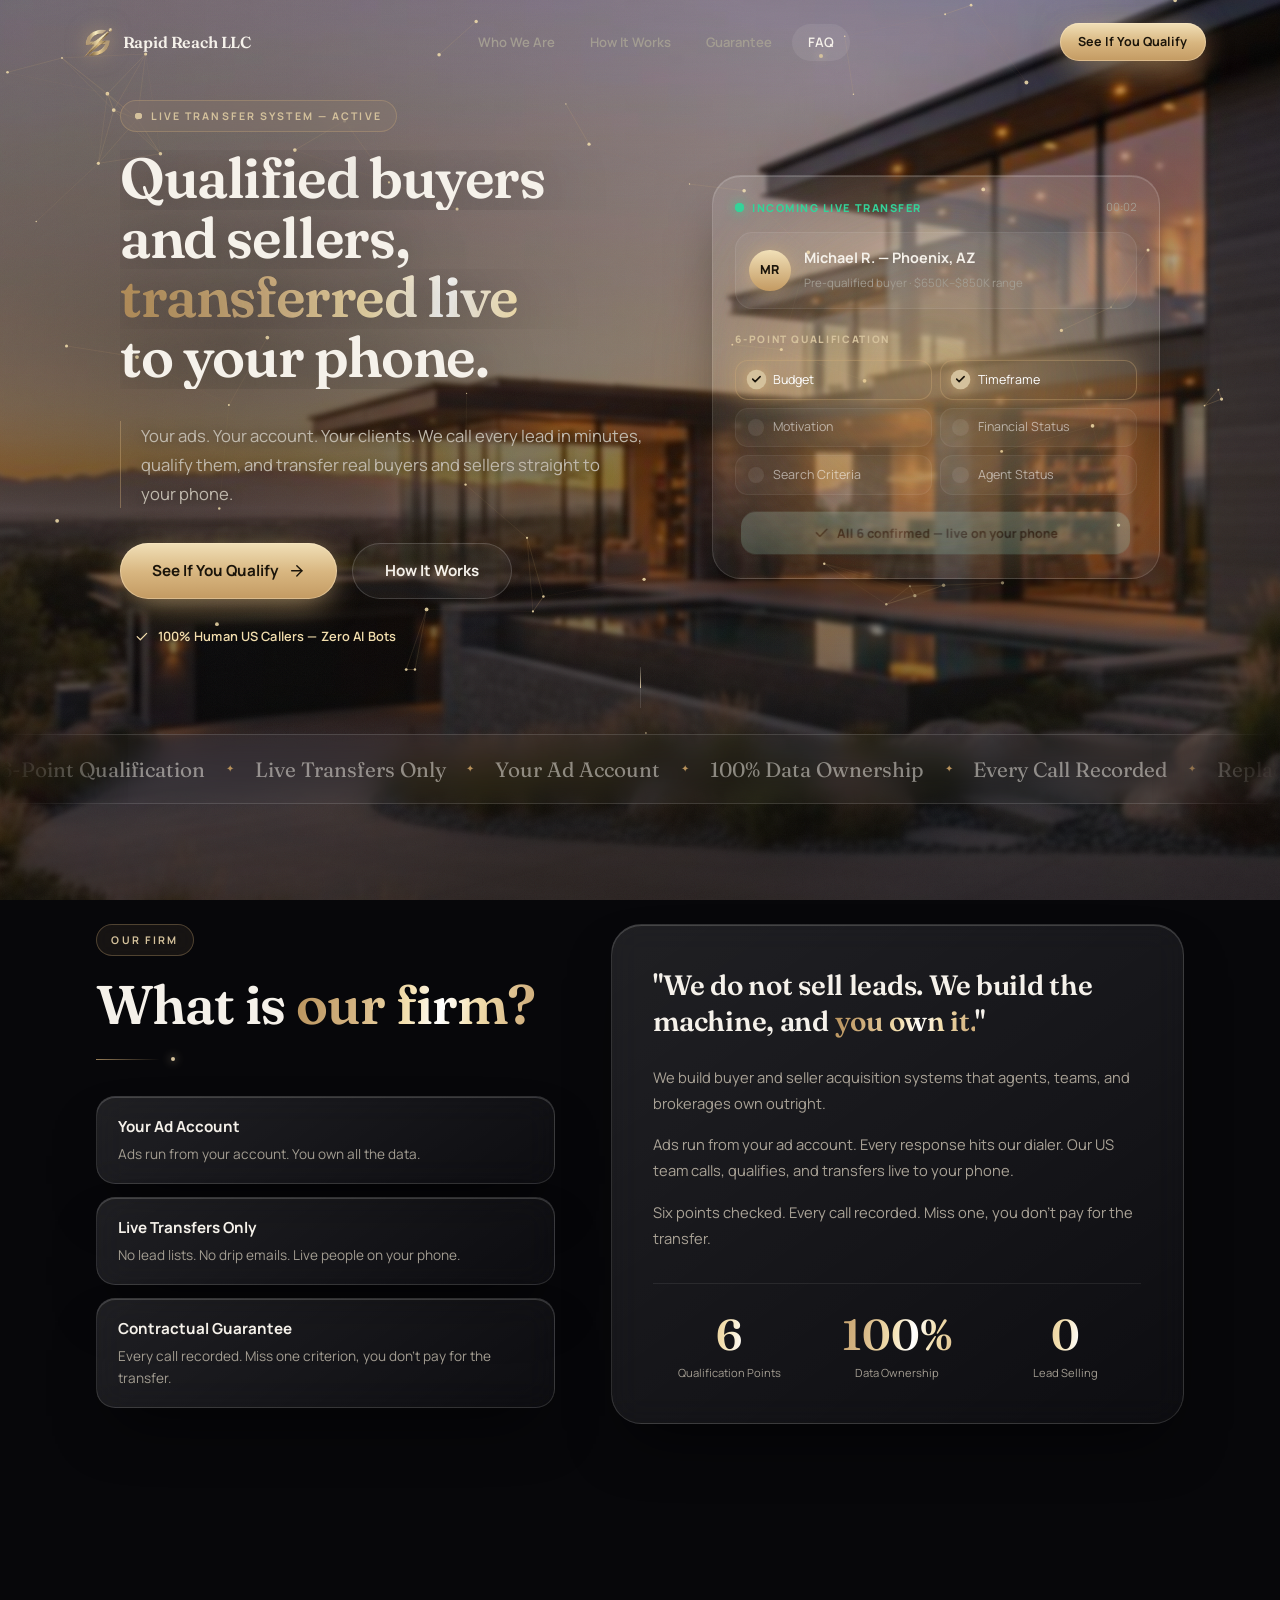
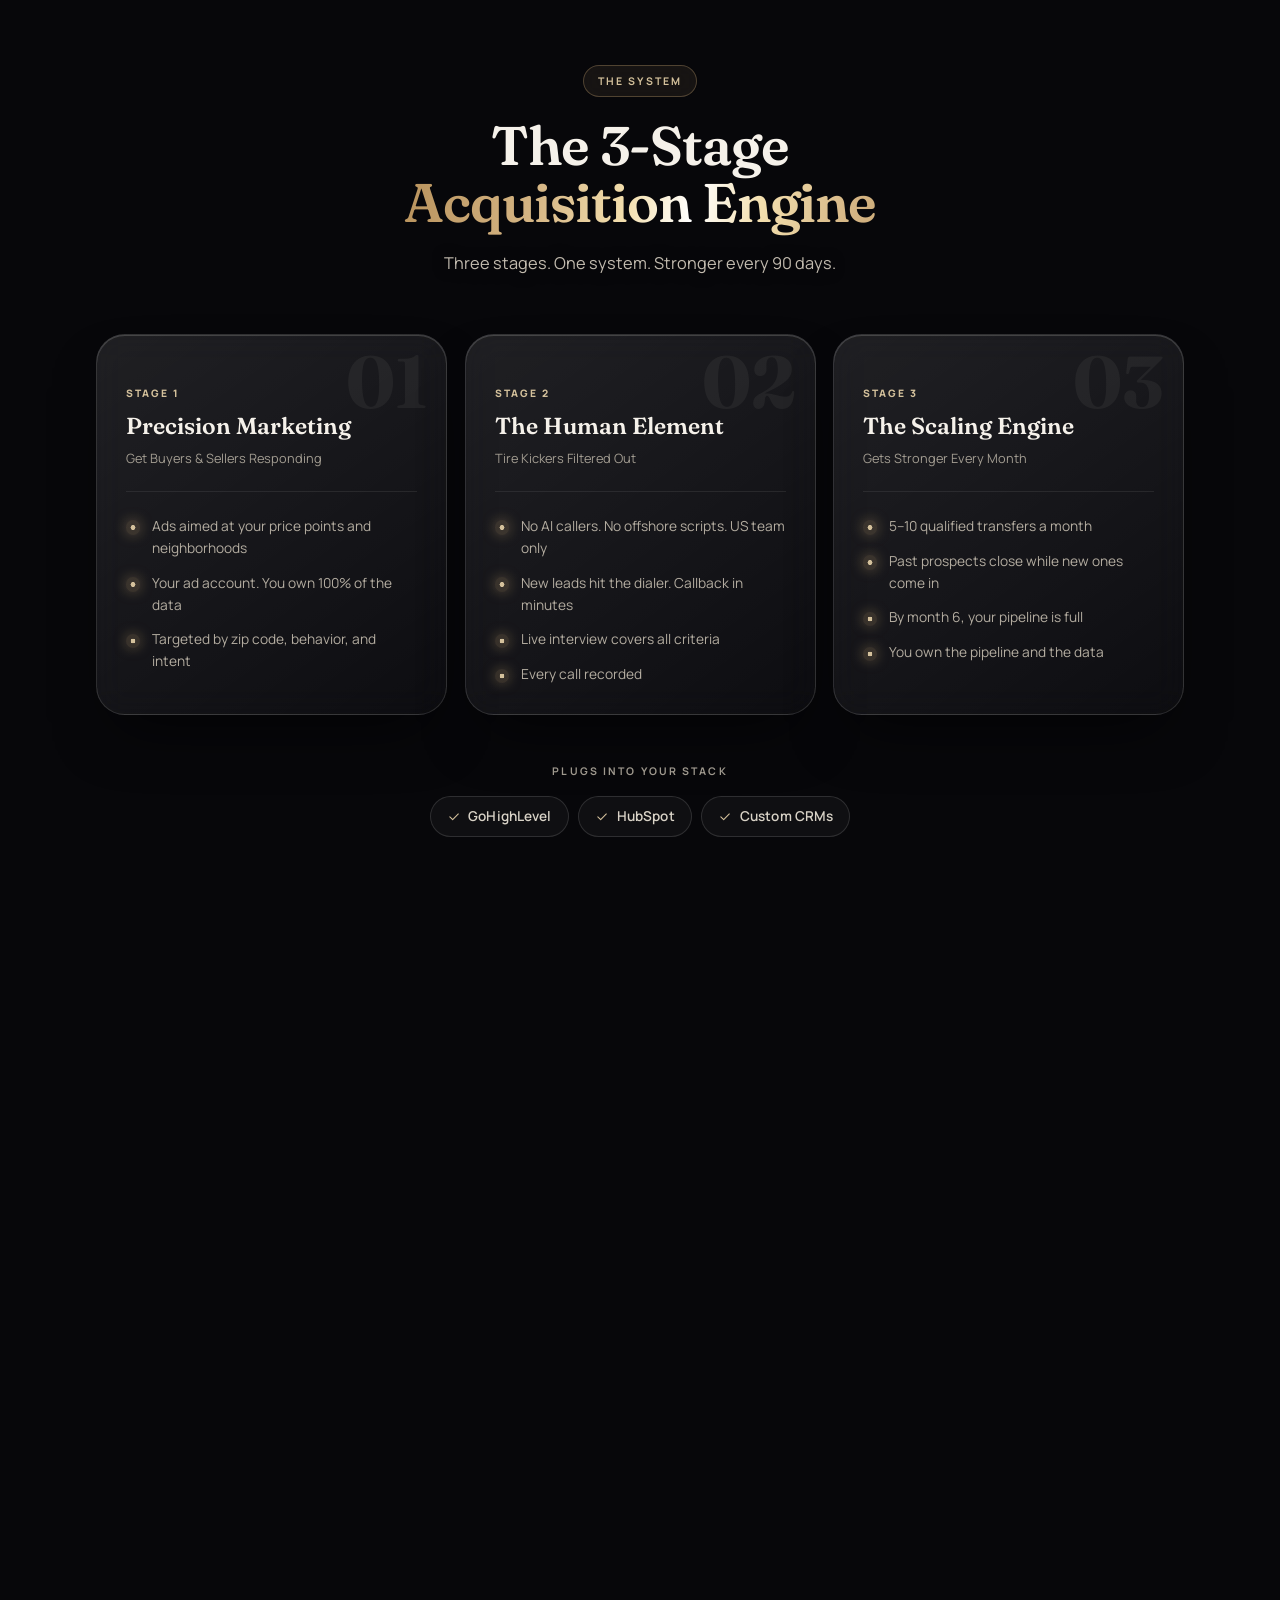
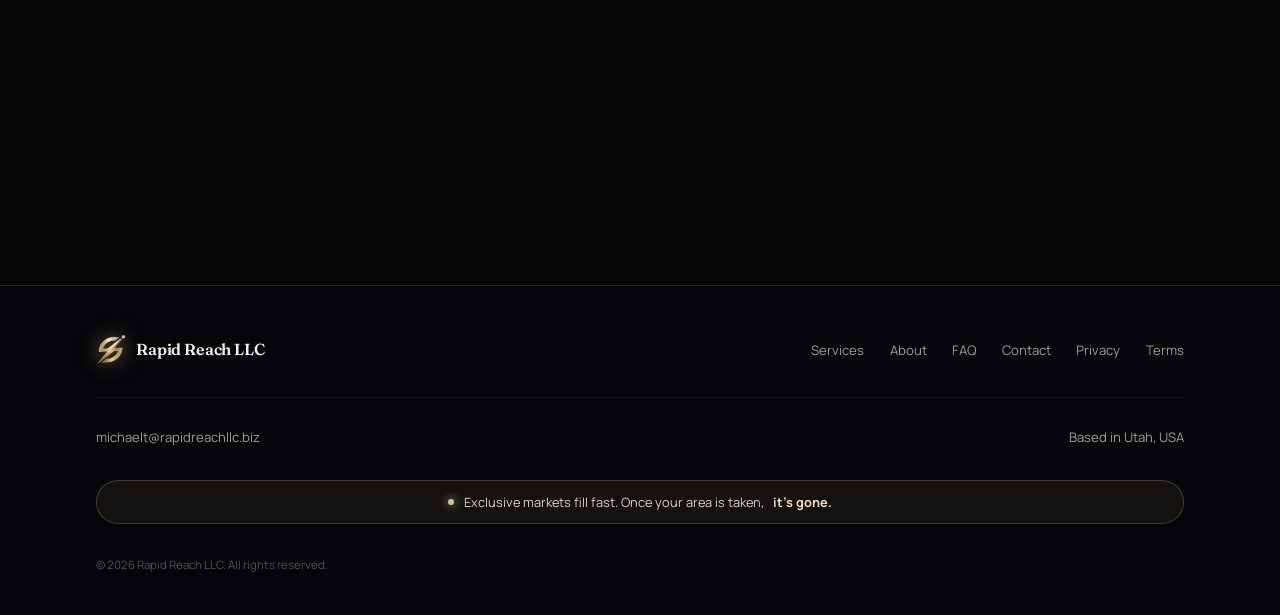
<file: index.html>
<!DOCTYPE html>
<html lang="en">
<head>
  <meta charset="utf-8">
  <meta name="viewport" content="width=device-width, initial-scale=1, minimum-scale=1">
  <title>Rapid Reach LLC — Qualified Buyers &amp; Sellers, Transferred Live</title>
  <meta name="description" content="Rapid Reach LLC builds client acquisition systems for US real estate agents, teams, and brokerages. Ads from your own account, an in-house US team, and 6-point qualified live transfers to your phone.">
  <meta name="theme-color" content="#07070a">
  <meta property="og:type" content="website">
  <meta property="og:site_name" content="Rapid Reach LLC">
  <meta property="og:locale" content="en_US">
  <meta property="og:title" content="Rapid Reach LLC — Qualified Buyers &amp; Sellers, Transferred Live">
  <meta property="og:description" content="Ads from your own account, an in-house US team, and 6-point qualified live transfers straight to your phone.">
  <link rel="canonical" href="https://rapidreachllc.biz/">
  <meta property="og:url" content="https://rapidreachllc.biz/">
  <meta property="og:image" content="https://rapidreachllc.biz/images/og-image.jpg">
  <meta property="og:image:width" content="1200">
  <meta property="og:image:height" content="630">
  <meta property="og:image:alt" content="Rapid Reach LLC — qualified buyers and sellers, transferred live to your phone">
  <meta name="twitter:card" content="summary_large_image">
  <meta name="twitter:image" content="https://rapidreachllc.biz/images/og-image.jpg">
  <meta name="twitter:title" content="Rapid Reach LLC — Qualified Buyers &amp; Sellers, Transferred Live">
  <meta name="twitter:description" content="Ads from your own account, an in-house US team, and 6-point qualified live transfers straight to your phone.">
  <script type="application/ld+json">{"@context":"https://schema.org","@type":"Organization","name":"Rapid Reach LLC","email":"michaelt@rapidreachllc.biz","address":{"@type":"PostalAddress","addressRegion":"UT","addressCountry":"US"}}</script>
  <link rel="icon" href="images/logo-96.png">
  <link rel="apple-touch-icon" href="images/apple-icon.png">
  <link rel="preconnect" href="https://fonts.googleapis.com">
  <link rel="preconnect" href="https://fonts.gstatic.com" crossorigin>
  <link href="https://fonts.googleapis.com/css2?family=Fraunces:ital,opsz,SOFT,wght@0,9..144,30..100,400..700;1,9..144,30..100,400..700&family=Manrope:wght@400;500;600;700;800&display=swap" rel="stylesheet" media="print" onload="this.media='all'">
  <noscript><link href="https://fonts.googleapis.com/css2?family=Fraunces:ital,opsz,SOFT,wght@0,9..144,30..100,400..700;1,9..144,30..100,400..700&family=Manrope:wght@400;500;600;700;800&display=swap" rel="stylesheet"></noscript>
  <link rel="stylesheet" href="css/styles.css">
  <script>document.documentElement.classList.add('js');</script>
</head>
<body>

<!-- Icon library: every icon is defined once, reused with <use> -->
<svg xmlns="http://www.w3.org/2000/svg" style="display:none" aria-hidden="true">
  <symbol id="i-arrow" viewBox="0 0 24 24"><path d="M5 12h14"/><path d="m12 5 7 7-7 7"/></symbol>
  <symbol id="i-check" viewBox="0 0 24 24"><path d="m5 12 5 5L20 7"/></symbol>
  <symbol id="i-mail" viewBox="0 0 24 24"><rect width="20" height="16" x="2" y="4" rx="2"/><path d="m22 7-8.97 5.7a1.94 1.94 0 0 1-2.06 0L2 7"/></symbol>
  <symbol id="i-pin" viewBox="0 0 24 24"><path d="M20 10c0 6-8 12-8 12S4 16 4 10a8 8 0 0 1 16 0Z"/><circle cx="12" cy="10" r="3"/></symbol>
  <symbol id="i-chevron" viewBox="0 0 24 24"><path d="m6 9 6 6 6-6"/></symbol>
  <symbol id="i-shield" viewBox="0 0 24 24"><path d="M20 13c0 5-3.5 7.5-7.66 8.95a1 1 0 0 1-.67-.01C7.5 20.5 4 18 4 13V6a1 1 0 0 1 1-1c2 0 4.5-1.2 6.24-2.72a1.17 1.17 0 0 1 1.52 0C14.51 3.81 17 5 19 5a1 1 0 0 1 1 1z"/><path d="m9 12 2 2 4-4"/></symbol>
  <symbol id="i-verified" viewBox="0 0 24 24"><path fill="#0095F6" d="M23.2 12l-.07.58-.18.57-.29.54-.34.5-.35.48-.32.46-.27.47-.2.49-.14.52-.1.55-.09.59-.12.6-.18.58-.26.53-.37.46-.46.37-.53.26-.58.18-.6.12-.59.09-.55.1-.52.14-.49.2-.47.27-.46.32-.48.35-.5.34-.54.29-.57.18L12 23.2l-.58-.07-.57-.18-.54-.29-.5-.34-.48-.35-.46-.32-.47-.27-.49-.2-.52-.14-.55-.1-.59-.09-.6-.12-.58-.18-.53-.26-.46-.37-.37-.46-.26-.53-.18-.58-.12-.6-.09-.59-.1-.55-.14-.52-.2-.49-.27-.47-.32-.46-.35-.48-.34-.5-.29-.54-.18-.57L.8 12l.07-.58.18-.57.29-.54.34-.5.35-.48.32-.46.27-.47.2-.49.14-.52.1-.55.09-.59.12-.6.18-.58.26-.53.37-.46.46-.37.53-.26.58-.18.6-.12.59-.09.55-.1.52-.14.49-.2.47-.27.46-.32.48-.35.5-.34.54-.29.57-.18L12 .8l.58.07.57.18.54.29.5.34.48.35.46.32.47.27.49.2.52.14.55.1.59.09.6.12.58.18.53.26.46.37.37.46.26.53.18.58.12.6.09.59.1.55.14.52.2.49.27.47.32.46.35.48.34.5.29.54.18.57z"/><path d="M7.4 12.4l3.2 3.1L16.7 9" fill="none" stroke="#fff" stroke-width="2.3" stroke-linecap="round" stroke-linejoin="round"/></symbol>
</svg>

<a class="skip" href="#main">Skip to content</a>
<div class="progress" id="progress"></div>
<div class="cursor-glow" id="cursor-glow"></div>
<div class="ambient" aria-hidden="true"><div class="photo"></div><div class="orb o1"></div><div class="orb o2"></div><div class="orb o3"></div></div>
<div class="grain" aria-hidden="true"></div>

<!-- =====================  HEADER  ===================== -->
<header class="header" id="header">
  <div class="bar" id="bar">
    <a href="#top" class="brand" aria-label="Rapid Reach LLC home"><img src="images/logo-96.png" alt="" width="30" height="30"><b>Rapid Reach LLC</b></a>
    <nav class="nav" aria-label="Primary" id="nav">
      <a href="#firm">Who We Are</a>
      <a href="#system">How It Works</a>
      <a href="#guarantee">Guarantee</a>
      <a href="#faq">FAQ</a>
    </nav>
    <div class="bar-right">
      <a href="#qualify" class="btn btn-gold btn-sm magnetic">See If You Qualify</a>
      <button class="burger" id="burger" type="button" aria-expanded="false" aria-controls="drawer">Menu</button>
    </div>
  </div>
  <nav class="drawer glass" id="drawer" aria-label="Mobile" hidden>
    <a class="l" href="#firm">Who We Are</a>
    <a class="l" href="#system">How It Works</a>
    <a class="l" href="#guarantee">Guarantee</a>
    <a class="l" href="#faq">FAQ</a>
    <a class="btn btn-gold" href="#qualify">See If You Qualify</a>
  </nav>
</header>

<main id="main" tabindex="-1">

<!-- =====================  HERO  ===================== -->
<section class="hero" id="top">
  <canvas id="net" aria-hidden="true"></canvas>
  <div class="container hero-grid">
    <div>
      <p class="badge fade-in"><i></i>Live Transfer System — Active</p>
      <h1>
        <span class="line"><span>Qualified<br class="mbr"> buyers</span></span>
        <span class="line"><span>and sellers,</span></span>
        <span class="line"><span class="gold">transferred<br class="mbr"> live</span></span>
        <span class="line"><span>to your phone.</span></span>
      </h1>
      <p class="lead fade-in" style="animation-delay:.9s">Your ads. Your account. Your clients. We call every lead in minutes, qualify them, and transfer real buyers and sellers straight to your phone.</p>
      <div class="hero-cta fade-in" style="animation-delay:1.05s">
        <a href="#qualify" class="btn btn-gold btn-lg magnetic">See If You Qualify <svg class="icon arrow" aria-hidden="true"><use href="#i-arrow"/></svg></a>
        <a href="#system" class="btn btn-glass btn-lg magnetic">How It Works</a>
      </div>
      <p class="human-badge fade-in" style="animation-delay:1.2s"><svg class="icon" aria-hidden="true"><use href="#i-check"/></svg>100% Human US Callers — Zero AI Bots</p>
    </div>

    <div class="stage fade-in" style="animation-delay:.55s">
      <div class="tcard glass" id="tcard">
        <div class="t-top"><span class="t-live"><i></i>Incoming Live Transfer</span><span class="t-time" id="t-time">Now</span></div>
        <div class="t-person"><span class="t-av">MR</span><div><b>Michael R. — Phoenix, AZ</b><small>Pre-qualified buyer · $650K–$850K range</small></div></div>
        <p class="t-h">6-Point Qualification</p>
        <ul class="crit" id="crit">
          <li><span class="tick"><svg class="icon" aria-hidden="true"><use href="#i-check"/></svg></span>Budget</li>
          <li><span class="tick"><svg class="icon" aria-hidden="true"><use href="#i-check"/></svg></span>Timeframe</li>
          <li><span class="tick"><svg class="icon" aria-hidden="true"><use href="#i-check"/></svg></span>Motivation</li>
          <li><span class="tick"><svg class="icon" aria-hidden="true"><use href="#i-check"/></svg></span>Financial Status</li>
          <li><span class="tick"><svg class="icon" aria-hidden="true"><use href="#i-check"/></svg></span>Search Criteria</li>
          <li><span class="tick"><svg class="icon" aria-hidden="true"><use href="#i-check"/></svg></span>Agent Status</li>
        </ul>
        <div class="t-foot" id="t-foot"><svg class="icon" aria-hidden="true"><use href="#i-check"/></svg>All 6 confirmed — live on your phone</div>
      </div>
    </div>
  </div>
  <span class="scroll-cue" aria-hidden="true"></span>
</section>

<div class="marquee" aria-hidden="true">
  <div class="track" id="track"></div>
</div>

<!-- =====================  FIRM  ===================== -->
<section id="firm">
  <div class="container firm-grid">
    <div>
      <div class="rv">
        <p class="badge">Our Firm</p>
        <h2 class="title">What is <span class="gold">our firm?</span></h2>
        <div class="rule" aria-hidden="true"><span></span><span></span></div>
      </div>
      <ul class="feats">
        <li class="glass rv" style="--d:100ms"><h3>Your Ad Account</h3><p>Ads run from your account. You own all the data.</p></li>
        <li class="glass rv" style="--d:200ms"><h3>Live Transfers Only</h3><p>No lead lists. No drip emails. Live people on your phone.</p></li>
        <li class="glass rv" style="--d:300ms"><h3>Contractual Guarantee</h3><p>Every call recorded. Miss one criterion, you don't pay for the transfer.</p></li>
      </ul>
    </div>

    <div class="rv" style="--d:150ms">
      <div class="quote-card glass tilt">
        <blockquote>"We do not sell leads. We build the machine, and <span class="gold">you own it.</span>"</blockquote>
        <div class="body">
          <p>We build buyer and seller acquisition systems that agents, teams, and brokerages own outright.</p>
          <p>Ads run from your ad account. Every response hits our dialer. Our US team calls, qualifies, and transfers live to your phone.</p>
          <p>Six points checked. Every call recorded. Miss one, you don't pay for the transfer.</p>
        </div>
        <dl class="stat-row">
          <div><dt class="sr-only">Qualification Points</dt><dd><b class="gold"><span data-count="6">0</span></b><small aria-hidden="true">Qualification Points</small></dd></div>
          <div><dt class="sr-only">Data Ownership</dt><dd><b class="gold"><span data-count="100">0</span>%</b><small aria-hidden="true">Data Ownership</small></dd></div>
          <div><dt class="sr-only">Lead Selling</dt><dd><b class="gold"><span data-count="0">0</span></b><small aria-hidden="true">Lead Selling</small></dd></div>
        </dl>
      </div>
    </div>
  </div>
</section>

<!-- =====================  SYSTEM  ===================== -->
<section id="system">
  <div class="container">
    <div class="head rv">
      <p class="badge">The System</p>
      <h2 class="title">The 3-Stage <span class="gold">Acquisition Engine</span></h2>
      <p class="lead">Three stages. One system. Stronger every 90 days.</p>
    </div>
    <ol class="stage-grid">
      <li class="stg glass tilt rv" style="--d:0ms">
        <span class="wm" aria-hidden="true">01</span>
        <p class="k">Stage 1</p><h3>Precision Marketing</h3><p class="sub">Get Buyers &amp; Sellers Responding</p>
        <ul>
          <li>Ads aimed at your price points and neighborhoods</li>
          <li>Your ad account. You own 100% of the data</li>
          <li>Targeted by zip code, behavior, and intent</li>
        </ul>
      </li>
      <li class="stg glass tilt rv" style="--d:120ms">
        <span class="wm" aria-hidden="true">02</span>
        <p class="k">Stage 2</p><h3>The Human Element</h3><p class="sub">Tire Kickers Filtered Out</p>
        <ul>
          <li>No AI callers. No offshore scripts. US team only</li>
          <li>New leads hit the dialer. Callback in minutes</li>
          <li>Live interview covers all criteria</li>
          <li>Every call recorded</li>
        </ul>
      </li>
      <li class="stg glass tilt rv" style="--d:240ms">
        <span class="wm" aria-hidden="true">03</span>
        <p class="k">Stage 3</p><h3>The Scaling Engine</h3><p class="sub">Gets Stronger Every Month</p>
        <ul>
          <li>5–10 qualified transfers a month</li>
          <li>Past prospects close while new ones come in</li>
          <li>By month 6, your pipeline is full</li>
          <li>You own the pipeline and the data</li>
        </ul>
      </li>
    </ol>
    <div class="stack rv" aria-label="Works with your CRM and tools">
      <p class="stack-k">Plugs into your stack</p>
      <ul class="stack-row">
        <li><svg class="icon" aria-hidden="true"><use href="#i-check"/></svg>GoHighLevel</li>
        <li><svg class="icon" aria-hidden="true"><use href="#i-check"/></svg>HubSpot</li>
        <li><svg class="icon" aria-hidden="true"><use href="#i-check"/></svg>Custom CRMs</li>
      </ul>
    </div>
  </div>
</section>

<!-- =====================  ROI CALCULATOR  ===================== -->
<section id="roi">
  <div class="container">
    <div class="head rv">
      <p class="badge">Pipeline Calculator</p>
      <h2 class="title">What are live transfers <span class="gold">worth?</span></h2>
      <p class="lead">Two inputs. See your pipeline.</p>
    </div>
    <div class="calc glass rv" id="calc">
      <div class="calc-in">
        <div class="cf">
          <label for="c-comm">Average commission per deal</label>
          <div class="money"><span aria-hidden="true">$</span><input id="c-comm" type="text" inputmode="numeric" value="10,000" autocomplete="off"></div>
        </div>
        <div class="cf">
          <label for="c-xfer">Live transfers per month <output id="c-xfer-out" for="c-xfer">8</output></label>
          <input id="c-xfer" type="range" min="5" max="15" step="1" value="8">
          <div class="ticks" aria-hidden="true"><span>5</span><span>10</span><span>15</span></div>
          <div class="quick" role="group" aria-label="Quick select transfers per month">
            <button type="button" data-v="5">5</button><button type="button" data-v="8" class="on">8</button><button type="button" data-v="10">10</button><button type="button" data-v="15">15</button>
          </div>
        </div>
      </div>
      <div class="calc-out" aria-live="polite">
        <div><small>Added monthly commission pipeline</small><b class="gold" id="c-month">$80,000</b></div>
        <a href="#qualify" class="btn btn-gold magnetic">See If You Qualify <svg class="icon arrow" aria-hidden="true"><use href="#i-arrow"/></svg></a>
      </div>
      <p class="calc-note">Pipeline = potential gross commission if every transfer closes. Not a guarantee. Your close rate sets what you keep.</p>
    </div>
  </div>
</section>

<!-- =====================  GUARANTEE  ===================== -->
<section id="guarantee">
  <div class="container">
    <div class="g-top">
      <div class="rv">
        <p class="badge">Risk Reversal</p>
        <h2 class="title">The 6-Point<br><span class="gold">Contractual Guarantee</span></h2>
        <p class="g-sub">Backed by full call-recording audits — if we miss a point, you don't pay for the transfer.</p>
        <p class="lead" style="max-width:28rem">Every transfer passes all 6 criteria on a recorded call.</p>
      </div>
      <div class="rv" style="--d:150ms">
        <div class="g-card glass tilt">
          <h3>Zero-Risk Transfer Guarantee</h3>
          <p>We review every recorded call. If a transfer misses any criterion, you don't pay for the transfer.</p>
          <p class="gfoot"><svg class="icon" aria-hidden="true"><use href="#i-shield"/></svg>Protected by our contractual guarantee</p>
        </div>
      </div>
    </div>

    <ul class="crit-grid">
      <li class="cr glass rv" style="--d:0ms"><span class="n">01</span><h3>Budget Confirmed <svg aria-label="Verified" role="img"><use href="#i-verified"/></svg></h3><p>Can afford your target price range.</p></li>
      <li class="cr glass rv" style="--d:100ms"><span class="n">02</span><h3>Timeframe Confirmed <svg aria-label="Verified" role="img"><use href="#i-verified"/></svg></h3><p>Ready to move within 90 days.</p></li>
      <li class="cr glass rv" style="--d:200ms"><span class="n">03</span><h3>Motivation Confirmed <svg aria-label="Verified" role="img"><use href="#i-verified"/></svg></h3><p>A real reason to buy or sell now.</p></li>
      <li class="cr glass rv" style="--d:0ms"><span class="n">04</span><h3>Financial Status Confirmed <svg aria-label="Verified" role="img"><use href="#i-verified"/></svg></h3><p>Pre-approval or proof of funds confirmed.</p></li>
      <li class="cr glass rv" style="--d:100ms"><span class="n">05</span><h3>Search Criteria Confirmed <svg aria-label="Verified" role="img"><use href="#i-verified"/></svg></h3><p>Location, property type, and must-haves captured.</p></li>
      <li class="cr glass rv" style="--d:200ms"><span class="n">06</span><h3>Free to Work With You <svg aria-label="Verified" role="img"><use href="#i-verified"/></svg></h3><p>No active contract with another agent.</p></li>
    </ul>
  </div>
</section>

<!-- =====================  ABOUT  ===================== -->
<section id="about">
  <div class="container about-grid">
    <div class="rv">
      <p class="badge"><i></i>About Us</p>
      <h2 class="title">Focused on <span class="gold">results,</span> not just calls</h2>
      <div class="rule" aria-hidden="true"><span></span><span></span></div>
    </div>
    <div>
      <div class="about-copy rv" style="--d:100ms">
        <p>Rapid Reach is an inside sales team built for US real estate. Trained callers, ready from day one.</p>
        <p>A real sales floor: built for conversions, accountable on every call, in constant contact with you.</p>
      </div>
      <aside class="who glass rv" style="--d:200ms" aria-label="Who's behind Rapid Reach">
        <p class="k">Who's behind it</p>
        <p class="m">Run from Utah, USA. Every account is overseen by our team. No hidden reporting.</p>
        <div class="ask">
          Questions before booking a call? Reach out directly:
          <br><a class="mail" href="mailto:michaelt@rapidreachllc.biz"><svg class="icon" aria-hidden="true"><use href="#i-mail"/></svg><span>michaelt@rapidreachllc.biz</span></a>
        </div>
      </aside>
    </div>
  </div>
</section>

<!-- =====================  FAQ  ===================== -->
<section id="faq">
  <div class="container">
    <div class="head rv" style="margin-bottom:0">
      <p class="badge">Common Questions</p>
      <h2 class="title">Frequently Asked <span class="gold">Questions</span></h2>
      <p class="lead">Quick answers before your call.</p>
    </div>

    <div class="faq-tabs rv" role="tablist" aria-label="FAQ categories">
      <button type="button" role="tab" id="ft-pricing" aria-selected="true" aria-controls="faq-list" data-cat="pricing">Pricing &amp; Guarantee</button>
      <button type="button" role="tab" id="ft-process" aria-selected="false" aria-controls="faq-list" data-cat="process" tabindex="-1">The Process</button>
      <button type="button" role="tab" id="ft-tech" aria-selected="false" aria-controls="faq-list" data-cat="tech" tabindex="-1">Tech &amp; Coverage</button>
    </div>

    <ul class="faq" id="faq-list" role="tabpanel" aria-labelledby="ft-pricing">
      <li class="q glass rv" data-cat="process"><h3><button type="button" aria-expanded="false"><span class="num">01</span><span class="txt">Is this a lead generation company?</span><span class="pm" aria-hidden="true">+</span></button></h3><div class="ans"><div><p>No. We don't sell leads, and we never resell your contacts. We build and run a client acquisition system inside your own ad account, then deliver qualified buyers and sellers to you as live phone transfers.</p></div></div></li>
      <li class="q glass rv" data-cat="process"><h3><button type="button" aria-expanded="false"><span class="num">02</span><span class="txt">How does the dialer work?</span><span class="pm" aria-hidden="true">+</span></button></h3><div class="ans"><div><p>The moment someone submits their information through your ad, it routes directly into our high-level dialer. Our in-house team calls them within minutes — while intent is at its highest — and runs the full 6-point qualification interview.</p></div></div></li>
      <li class="q glass rv" data-cat="process"><h3><button type="button" aria-expanded="false"><span class="num">03</span><span class="txt">What does a "live transfer" actually mean?</span><span class="pm" aria-hidden="true">+</span></button></h3><div class="ans"><div><p>It means a real, pre-qualified buyer or seller is connected directly to your phone while they are still on the line with our agent. No callback lists, no cold numbers — a warm conversation handed straight to you.</p></div></div></li>
      <li class="q glass rv" data-cat="pricing"><h3><button type="button" aria-expanded="false"><span class="num">04</span><span class="txt">What if a transfer isn't qualified?</span><span class="pm" aria-hidden="true">+</span></button></h3><div class="ans"><div><p>Every transfer is recorded and reviewed against all 6 criteria. If any single criterion is missed, you don't pay for that transfer — that is our contractual guarantee.</p></div></div></li>
      <li class="q glass rv" data-cat="pricing"><h3><button type="button" aria-expanded="false"><span class="num">05</span><span class="txt">Do I own the ad account and the leads?</span><span class="pm" aria-hidden="true">+</span></button></h3><div class="ans"><div><p>Yes, 100%. Ads run strictly from your own ad account, so every contact, every data point, and every pixel of performance history belongs to you — even if we stop working together.</p></div></div></li>
      <li class="q glass rv" data-cat="process"><h3><button type="button" aria-expanded="false"><span class="num">06</span><span class="txt">How many transfers can I expect each month?</span><span class="pm" aria-hidden="true">+</span></button></h3><div class="ans"><div><p>Most partners see 5–10 qualified live transfers per month once the system is running, with results compounding over each 90-day cycle as past prospects mature into closings.</p></div></div></li>
      <li class="q glass rv" data-cat="tech"><h3><button type="button" aria-expanded="false"><span class="num">07</span><span class="txt">Do you work with teams and brokerages?</span><span class="pm" aria-hidden="true">+</span></button></h3><div class="ans"><div><p>Yes. We work with individual agents, teams, and brokerages. Transfers can be routed to a single agent or distributed across your team based on the rules you set during onboarding.</p></div></div></li>
      <li class="q glass rv" data-cat="tech"><h3><button type="button" aria-expanded="false"><span class="num">08</span><span class="txt">Which markets do you currently serve?</span><span class="pm" aria-hidden="true">+</span></button></h3><div class="ans"><div><p>We actively run campaigns across US markets including Phoenix, Dallas, Atlanta, Denver, Las Vegas, and Salt Lake City. We partner with a limited number of agents per market, so availability depends on your area.</p></div></div></li>
      <li class="q glass rv" data-cat="process"><h3><button type="button" aria-expanded="false"><span class="num">09</span><span class="txt">How fast can agents start calling my leads?</span><span class="pm" aria-hidden="true">+</span></button></h3><div class="ans"><div><p>Most teams are live within one to two weeks of the discovery call, once scripts and CRM access are in place.</p></div></div></li>
      <li class="q glass rv" data-cat="tech"><h3><button type="button" aria-expanded="false"><span class="num">10</span><span class="txt">Where is Rapid Reach based?</span><span class="pm" aria-hidden="true">+</span></button></h3><div class="ans"><div><p>Rapid Reach is managed and operated from the United States, with oversight and quality standards set from our team in Utah.</p></div></div></li>
      <li class="q glass rv" data-cat="tech"><h3><button type="button" aria-expanded="false"><span class="num">11</span><span class="txt">Will this work with our current CRM?</span><span class="pm" aria-hidden="true">+</span></button></h3><div class="ans"><div><p>We work inside the tools your team already uses for lead routing and follow-up notes — tell us your setup on the discovery call and we'll confirm fit before you commit to anything.</p></div></div></li>
      <li class="q glass rv" data-cat="pricing"><h3><button type="button" aria-expanded="false"><span class="num">12</span><span class="txt">What does it cost?</span><span class="pm" aria-hidden="true">+</span></button></h3><div class="ans"><div><p>It depends on your market and how many transfers you want. A solo agent in one city doesn't need the same setup as a team covering five. Get on a quick call, we'll check your area and give you a straight number.</p></div></div></li>
      <li class="q glass rv" data-cat="process"><h3><button type="button" aria-expanded="false"><span class="num">13</span><span class="txt">How do you keep call quality consistent?</span><span class="pm" aria-hidden="true">+</span></button></h3><div class="ans"><div><p>Every call is logged against the script and standards set during onboarding, with a weekly report back to your team so nothing is a surprise.</p></div></div></li>
    </ul>

    <div class="faq-more rv"><p>Still have questions?</p><a href="mailto:michaelt@rapidreachllc.biz" class="btn btn-glass btn-sm magnetic">Contact Our Team</a></div>
  </div>
</section>

<!-- =====================  CTA  ===================== -->
<section id="contact" style="padding-top:2rem">
  <div class="container" style="max-width:56rem">
    <div class="cta glass rv">
      <span class="halo" aria-hidden="true"></span>
      <p class="badge"><i></i>Limited Availability Per Market</p>
      <h2 class="title">We partner with a <span class="gold">limited number</span> of agents per market.</h2>
      <p class="lead">When a market fills, it closes. Yours may still be open. Book a 15-minute call to check.</p>
      <ul class="trust"><li>15-min call</li><li>100% confidential</li></ul>
      <div class="hero-cta">
        <a href="#qualify" class="btn btn-gold btn-lg magnetic">See If You Qualify <svg class="icon arrow" aria-hidden="true"><use href="#i-arrow"/></svg></a>
        <a href="mailto:michaelt@rapidreachllc.biz" class="btn btn-glass btn-lg magnetic">Send a Message</a>
      </div>
    </div>
  </div>
</section>

</main>

<!-- =====================  FOOTER  ===================== -->
<footer class="footer">
  <div class="foot">
    <div class="foot-row">
      <a href="#top" class="brand" aria-label="Rapid Reach LLC home"><img src="images/logo-96.png" alt="" width="30" height="30"><b>Rapid Reach LLC</b></a>
      <ul class="links"><li><a href="#system">Services</a></li><li><a href="#about">About</a></li><li><a href="#faq">FAQ</a></li><li><a href="mailto:michaelt@rapidreachllc.biz">Contact</a></li><li><a href="privacy.html">Privacy</a></li><li><a href="terms.html">Terms</a></li></ul>
    </div>
    <address>
      <a href="mailto:michaelt@rapidreachllc.biz">michaelt@rapidreachllc.biz</a>
      <span>Based in Utah, USA</span>
    </address>
    <p class="scarcity"><i aria-hidden="true"></i>Exclusive markets fill fast. Once your area is taken, <b>it's gone.</b></p>
    <small>© <span id="year">2026</span> Rapid Reach LLC. All rights reserved.</small>
  </div>
</footer>

<div class="mbar" id="mbar"><a href="#qualify" class="btn btn-gold">Check Market Availability <svg class="icon arrow" aria-hidden="true"><use href="#i-arrow"/></svg></a></div>

<a href="#top" class="totop glass" id="totop" aria-label="Back to top"><svg class="icon" aria-hidden="true"><use href="#i-arrow"/></svg></a>

<!-- =====================  QUALIFY MODAL  ===================== -->
<div class="overlay" id="overlay" aria-hidden="true" inert>
  <div class="modal glass" role="dialog" aria-modal="true" aria-labelledby="q-title">
    <button type="button" class="x" id="q-close" aria-label="Close">×</button>

    <div id="q-form-wrap">
      <p class="eb">Limited Spots Available</p>
      <h2 id="q-title">See if your market is open</h2>
      <p class="sub">Takes 30 seconds. Tell us your city and we'll confirm if your market is open.</p>

      <form id="q-form" novalidate>
        <div class="hp" aria-hidden="true"><label>Company<input type="text" name="company" tabindex="-1" autocomplete="off"></label></div>
        <div class="q-prog" aria-hidden="true"><span id="q-step-lbl">Step 1 of 2</span><i><b id="q-bar"></b></i></div>

        <div class="q-steps">
        <fieldset class="q-step" id="q-step1">
          <legend class="q-q">Where do you work?</legend>
          <div class="two">
            <div class="mf"><input id="q-city" name="city" type="text" required maxlength="80" autocomplete="address-level2" placeholder=" "><label for="q-city">City *</label></div>
            <div class="mf"><input id="q-state" name="state" type="text" required maxlength="40" autocomplete="address-level1" placeholder=" "><label for="q-state">State *</label></div>
          </div>
          <p class="q-q">How many leads do you work a month?</p>
          <div class="chips" role="radiogroup" aria-label="Monthly lead volume">
            <label><input type="radio" name="volume" value="1–10"><span>1–10</span></label>
            <label><input type="radio" name="volume" value="11–25"><span>11–25</span></label>
            <label><input type="radio" name="volume" value="26–50"><span>26–50</span></label>
            <label><input type="radio" name="volume" value="51–100"><span>51–100</span></label>
            <label><input type="radio" name="volume" value="100+"><span>100+</span></label>
          </div>
          <button type="button" class="btn btn-gold" id="q-next">Continue →</button>
        </fieldset>

        <fieldset class="q-step off" id="q-step2" inert aria-hidden="true">
          <legend class="q-q">Where should we reach you?</legend>
          <div class="mf"><input id="q-name" name="name" type="text" required maxlength="120" autocomplete="name" placeholder=" "><label for="q-name">Full Name *</label></div>
          <div class="mf"><input id="q-phone" name="phone" type="tel" inputmode="tel" required minlength="7" maxlength="20" autocomplete="tel" placeholder=" "><label for="q-phone">Phone Number *</label></div>
          <div class="mf"><input id="q-email" name="email" type="email" inputmode="email" required maxlength="160" autocomplete="email" autocapitalize="none" spellcheck="false" placeholder=" "><label for="q-email">Email *</label></div>
          <label class="consent"><input type="checkbox" name="consent" required>I agree to be contacted by Rapid Reach LLC regarding real estate sales support services.</label>
          <p class="err" id="q-err" role="alert" hidden></p>
          <button type="submit" class="btn btn-gold" id="q-submit">Schedule My Qualification Call →</button>
          <button type="button" class="q-back" id="q-back">← Back</button>
        </fieldset>
        </div>
      </form>
    </div>

    <div class="ok-box" id="q-ok" hidden>
      <div class="ok-ring"><svg class="icon" aria-hidden="true"><use href="#i-check"/></svg></div>
      <p class="eb">Request Received</p>
      <h2>Thank you</h2>
      <p>Our team will reach out shortly to schedule your 15-minute qualification call.</p>
      <button type="button" class="btn btn-glass" id="q-done">Close</button>
    </div>
  </div>
</div>

<script src="js/main.js"></script>
</body>
</html>
</file>
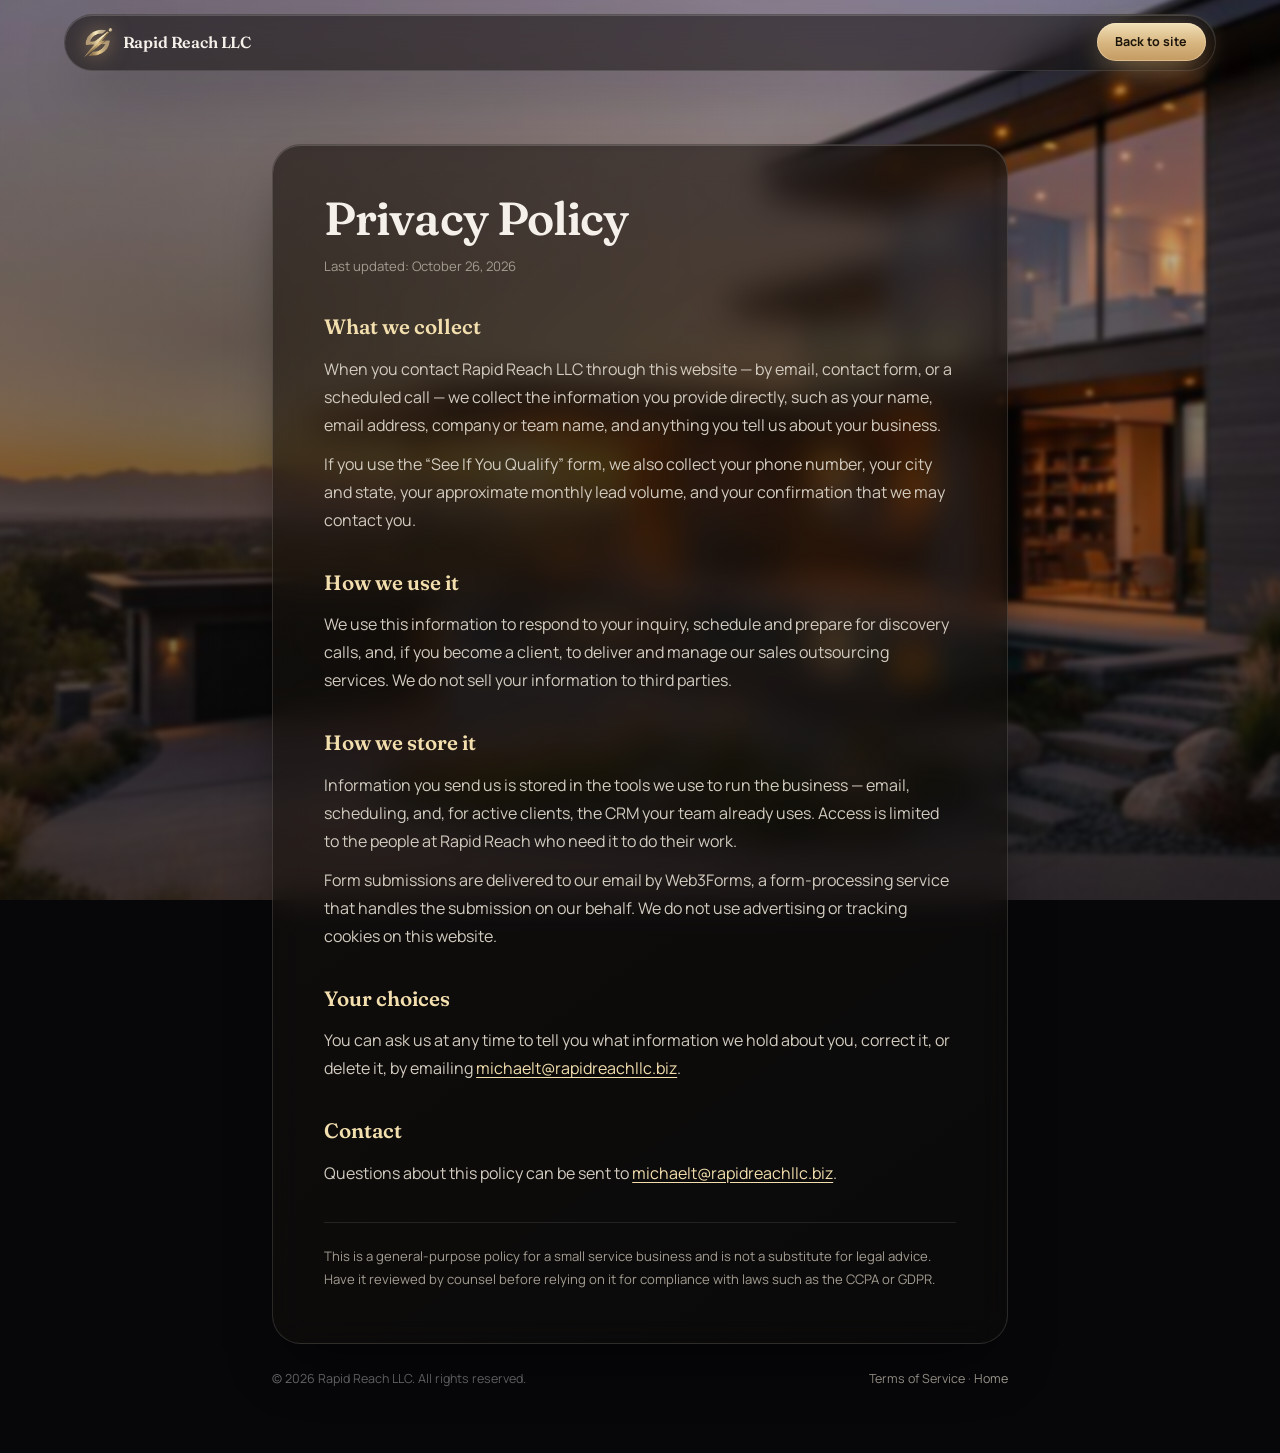
<file: privacy.html>
<!DOCTYPE html>
<html lang="en">
<head>
  <meta charset="utf-8">
  <meta name="viewport" content="width=device-width, initial-scale=1, minimum-scale=1">
  <title>Privacy Policy — Rapid Reach LLC</title>
  <meta name="description" content="How Rapid Reach LLC collects, uses and stores the information you send us.">
  <link rel="canonical" href="https://rapidreachllc.biz/privacy.html">
  <meta name="theme-color" content="#07070a">
  <link rel="icon" href="images/logo-96.png">
  <link rel="apple-touch-icon" href="images/apple-icon.png">
  <link rel="preconnect" href="https://fonts.googleapis.com">
  <link rel="preconnect" href="https://fonts.gstatic.com" crossorigin>
  <link href="https://fonts.googleapis.com/css2?family=Fraunces:ital,opsz,SOFT,wght@0,9..144,30..100,400..700;1,9..144,30..100,400..700&family=Manrope:wght@400;500;600;700;800&display=swap" rel="stylesheet">
  <link rel="stylesheet" href="css/styles.css">
</head>
<body>

<a class="skip" href="#main">Skip to content</a>
<div class="ambient" aria-hidden="true"><div class="photo"></div></div>

<header class="header">
  <div class="bar scrolled">
    <a href="index.html" class="brand" aria-label="Rapid Reach LLC home"><img src="images/logo-96.png" alt="" width="30" height="30"><b>Rapid Reach LLC</b></a>
    <div class="bar-right">
      <a href="index.html" class="btn btn-gold btn-sm">Back to site</a>
    </div>
  </div>
</header>

<main id="main" class="legal">
  <div class="container">
    <article class="glass legal-card">
      <h1>Privacy Policy</h1>
      <p class="updated">Last updated: October 26, 2026</p>

      <h2>What we collect</h2>
      <p>When you contact Rapid Reach LLC through this website — by email, contact form, or a scheduled call — we collect the information you provide directly, such as your name, email address, company or team name, and anything you tell us about your business.</p>
      <p>If you use the “See If You Qualify” form, we also collect your phone number, your city and state, your approximate monthly lead volume, and your confirmation that we may contact you.</p>

      <h2>How we use it</h2>
      <p>We use this information to respond to your inquiry, schedule and prepare for discovery calls, and, if you become a client, to deliver and manage our sales outsourcing services. We do not sell your information to third parties.</p>

      <h2>How we store it</h2>
      <p>Information you send us is stored in the tools we use to run the business — email, scheduling, and, for active clients, the CRM your team already uses. Access is limited to the people at Rapid Reach who need it to do their work.</p>
      <p>Form submissions are delivered to our email by Web3Forms, a form-processing service that handles the submission on our behalf. We do not use advertising or tracking cookies on this website.</p>

      <h2>Your choices</h2>
      <p>You can ask us at any time to tell you what information we hold about you, correct it, or delete it, by emailing <a href="mailto:michaelt@rapidreachllc.biz">michaelt@rapidreachllc.biz</a>.</p>

      <h2>Contact</h2>
      <p>Questions about this policy can be sent to <a href="mailto:michaelt@rapidreachllc.biz">michaelt@rapidreachllc.biz</a>.</p>

      <p class="fine-print">This is a general-purpose policy for a small service business and is not a substitute for legal advice. Have it reviewed by counsel before relying on it for compliance with laws such as the CCPA or GDPR.</p>
    </article>

    <div class="legal-foot">
      <span>© <span id="year">2026</span> Rapid Reach LLC. All rights reserved.</span>
      <span><a href="terms.html">Terms of Service</a> · <a href="index.html">Home</a></span>
    </div>
  </div>
</main>

<script>document.getElementById('year').textContent = new Date().getFullYear();</script>
</body>
</html>
</file>
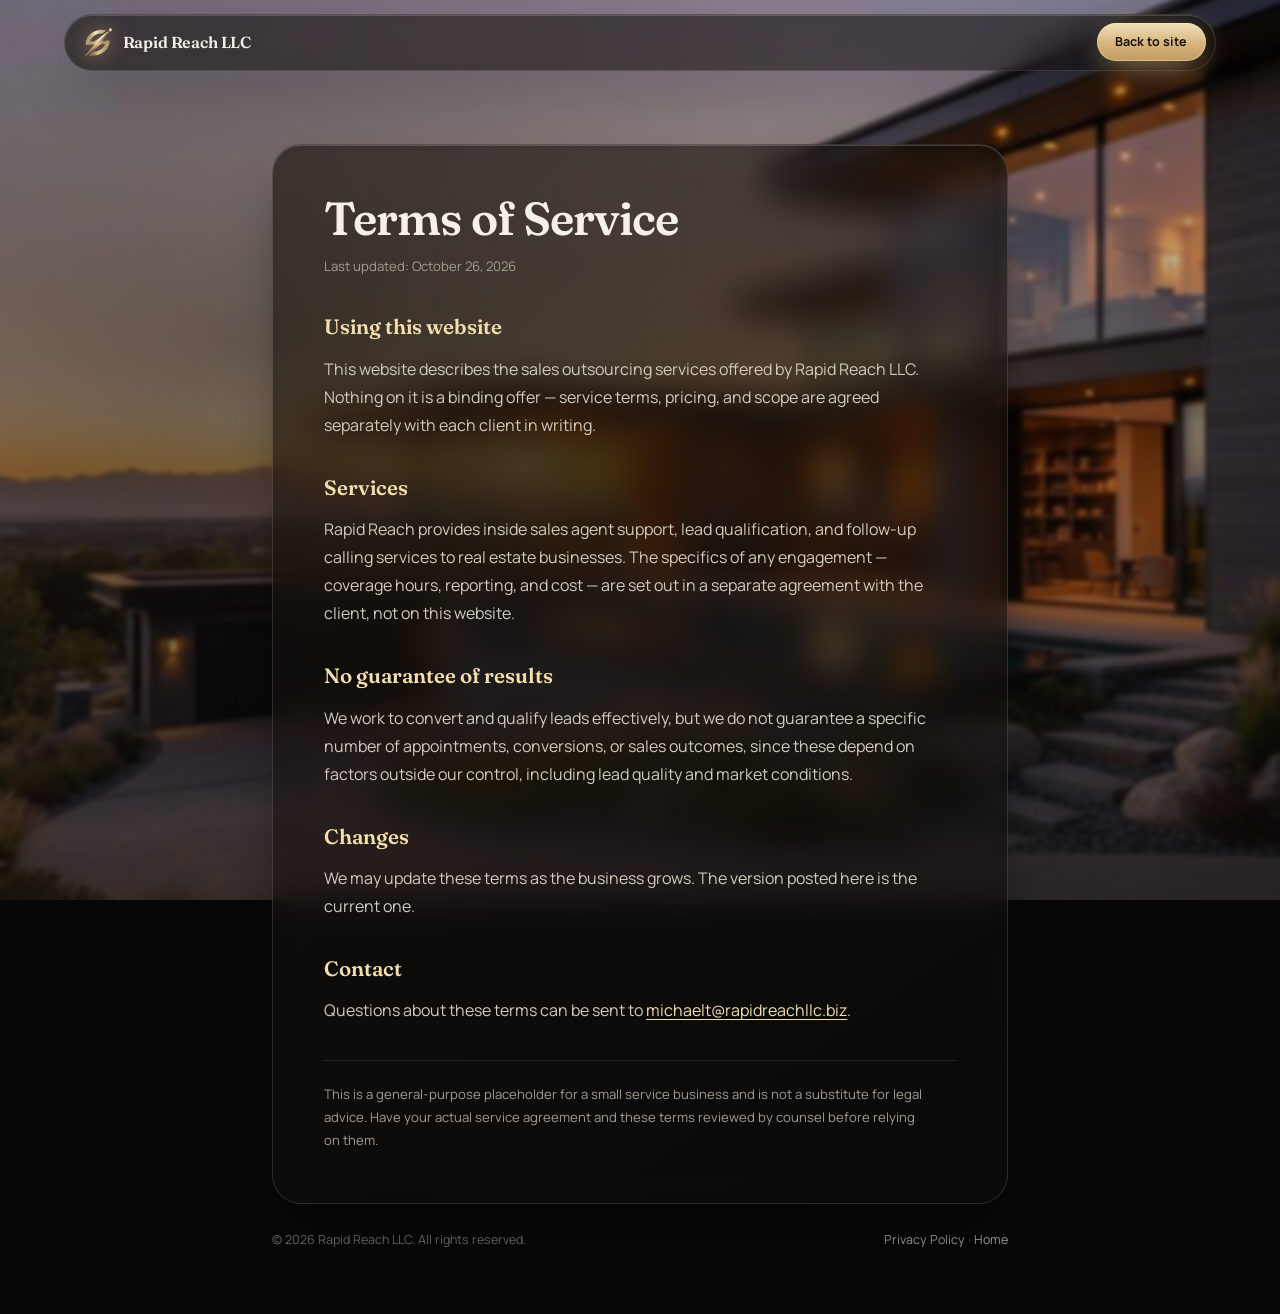
<file: terms.html>
<!DOCTYPE html>
<html lang="en">
<head>
  <meta charset="utf-8">
  <meta name="viewport" content="width=device-width, initial-scale=1, minimum-scale=1">
  <title>Terms of Service — Rapid Reach LLC</title>
  <meta name="description" content="The terms for using the Rapid Reach LLC website and how our services are agreed.">
  <link rel="canonical" href="https://rapidreachllc.biz/terms.html">
  <meta name="theme-color" content="#07070a">
  <link rel="icon" href="images/logo-96.png">
  <link rel="apple-touch-icon" href="images/apple-icon.png">
  <link rel="preconnect" href="https://fonts.googleapis.com">
  <link rel="preconnect" href="https://fonts.gstatic.com" crossorigin>
  <link href="https://fonts.googleapis.com/css2?family=Fraunces:ital,opsz,SOFT,wght@0,9..144,30..100,400..700;1,9..144,30..100,400..700&family=Manrope:wght@400;500;600;700;800&display=swap" rel="stylesheet">
  <link rel="stylesheet" href="css/styles.css">
</head>
<body>

<a class="skip" href="#main">Skip to content</a>
<div class="ambient" aria-hidden="true"><div class="photo"></div></div>

<header class="header">
  <div class="bar scrolled">
    <a href="index.html" class="brand" aria-label="Rapid Reach LLC home"><img src="images/logo-96.png" alt="" width="30" height="30"><b>Rapid Reach LLC</b></a>
    <div class="bar-right">
      <a href="index.html" class="btn btn-gold btn-sm">Back to site</a>
    </div>
  </div>
</header>

<main id="main" class="legal">
  <div class="container">
    <article class="glass legal-card">
      <h1>Terms of Service</h1>
      <p class="updated">Last updated: October 26, 2026</p>

      <h2>Using this website</h2>
      <p>This website describes the sales outsourcing services offered by Rapid Reach LLC. Nothing on it is a binding offer — service terms, pricing, and scope are agreed separately with each client in writing.</p>

      <h2>Services</h2>
      <p>Rapid Reach provides inside sales agent support, lead qualification, and follow-up calling services to real estate businesses. The specifics of any engagement — coverage hours, reporting, and cost — are set out in a separate agreement with the client, not on this website.</p>

      <h2>No guarantee of results</h2>
      <p>We work to convert and qualify leads effectively, but we do not guarantee a specific number of appointments, conversions, or sales outcomes, since these depend on factors outside our control, including lead quality and market conditions.</p>

      <h2>Changes</h2>
      <p>We may update these terms as the business grows. The version posted here is the current one.</p>

      <h2>Contact</h2>
      <p>Questions about these terms can be sent to <a href="mailto:michaelt@rapidreachllc.biz">michaelt@rapidreachllc.biz</a>.</p>

      <p class="fine-print">This is a general-purpose placeholder for a small service business and is not a substitute for legal advice. Have your actual service agreement and these terms reviewed by counsel before relying on them.</p>
    </article>

    <div class="legal-foot">
      <span>© <span id="year">2026</span> Rapid Reach LLC. All rights reserved.</span>
      <span><a href="privacy.html">Privacy Policy</a> · <a href="index.html">Home</a></span>
    </div>
  </div>
</main>

<script>document.getElementById('year').textContent = new Date().getFullYear();</script>
</body>
</html>
</file>
<file: css/styles.css>
/* =========================================================
   RAPID REACH LLC — GLASS EDITION
   Colors, fonts and the glass look are controlled by the
   variables in :root. Change them and the whole site follows.
   ========================================================= */

:root {
  --ink: #07070a;
  --ink-2: #0e0d0b;
  --gold: #d4c19c;
  --gold-bright: #f3dfae;
  --gold-deep: #b8925c;
  --gold-rgb: 212 176 122;          /* used for glows: rgb(var(--gold-rgb) / .3) */
  --live: #34d399;
  --text: #f5f1ea;
  --muted: #a39d92;

  /* glass recipe */
  --glass-bg: linear-gradient(145deg, rgb(255 255 255 / 0.10), rgb(255 255 255 / 0.028));
  --glass-border: rgb(255 255 255 / 0.13);
  --glass-blur: blur(16px) saturate(150%);
  --glass-shadow: 0 30px 60px -22px rgb(0 0 0 / 0.65), inset 0 1px 0 rgb(255 255 255 / 0.17);

  --font-sans: 'Manrope', ui-sans-serif, system-ui, sans-serif;
  --font-serif: 'Fraunces', ui-serif, Georgia, serif;
  --ease: cubic-bezier(0.22, 1, 0.36, 1);
  color-scheme: dark;
}

*, *::before, *::after { box-sizing: border-box; margin: 0; }
html { scroll-behavior: smooth; scroll-padding-top: 5.5rem; background: var(--ink); -webkit-text-size-adjust: 100%; text-size-adjust: 100%; overflow-x: clip; max-width: 100%; }
body { background: transparent; color: var(--text); font-family: var(--font-sans); line-height: 1.6; -webkit-font-smoothing: antialiased; overflow-x: hidden; max-width: 100%; }
@supports (overflow: clip) { body { overflow-x: clip; } }
img { display: block; max-width: 100%; }
a { color: inherit; text-decoration: none; }
ul, ol { list-style: none; padding: 0; }
button { font: inherit; color: inherit; background: none; border: 0; cursor: pointer; }
h1, h2, h3 { font-weight: 600; font-variation-settings: 'opsz' 30, 'SOFT' 30; }
.sr-only { position: absolute; width: 1px; height: 1px; overflow: hidden; clip: rect(0 0 0 0); white-space: nowrap; }
svg.icon { width: 1.1rem; height: 1.1rem; fill: none; stroke: currentColor; stroke-width: 1.9; stroke-linecap: round; stroke-linejoin: round; flex-shrink: 0; }
.container { max-width: 72rem; margin-inline: auto; padding-inline: 1.25rem; position: relative; }
@media (min-width: 768px) { .container { padding-inline: 2rem; } }
::selection { background: rgb(var(--gold-rgb) / 0.35); color: #fff; }

/* ---------- ambient background ---------- */
.ambient { position: fixed; inset: 0; z-index: -2; overflow: hidden; contain: paint; background: var(--ink); }
/* phones: reach all the way down behind Safari's bottom toolbar, so no dark strip shows there */
@supports (height: 100lvh) { .ambient { bottom: auto; height: 100lvh; } }
/* Global page background photo (images/bg-home.jpg). Swap the file to change it.
   The slight blur only hides the photo's low resolution on big screens. */
.ambient .photo { position: absolute; inset: -2%; background: url('../images/bg-home.jpg') center 62% / cover no-repeat; filter: blur(1.9px) saturate(1.2); }
.ambient::after { content: ''; position: absolute; inset: 0;
  background: radial-gradient(90% 70% at 18% 38%, rgb(7 7 10 / 0.44), transparent 70%),
              linear-gradient(to bottom, rgb(7 7 10 / 0.20) 0%, rgb(10 9 8 / 0.32) 45%, rgb(10 9 8 / 0.61) 100%); }
.orb { position: absolute; border-radius: 50%; }
.orb.o1 { width: 1064px; height: 1064px; left: -9rem; top: -6rem; margin: -260px; background: radial-gradient(closest-side, rgb(184 146 92 / 0.975) 0%, rgb(184 146 92 / 0.966) 8%, rgb(184 146 92 / 0.933) 16%, rgb(184 146 92 / 0.868) 25%, rgb(184 146 92 / 0.762) 33%, rgb(184 146 92 / 0.615) 41%, rgb(184 146 92 / 0.448) 50%, rgb(184 146 92 / 0.288) 58%, rgb(184 146 92 / 0.161) 66%, rgb(184 146 92 / 0.077) 75%, rgb(184 146 92 / 0.032) 83%, rgb(184 146 92 / 0.011) 91%, rgb(184 146 92 / 0) 100%); opacity: 0.14; }
.orb.o2 { width: 1000px; height: 1000px; right: -9rem; top: 35vh; margin: -260px; background: radial-gradient(closest-side, rgb(212 161 90 / 0.944) 0%, rgb(212 161 90 / 0.93) 8%, rgb(212 161 90 / 0.884) 16%, rgb(212 161 90 / 0.801) 25%, rgb(212 161 90 / 0.681) 33%, rgb(212 161 90 / 0.533) 41%, rgb(212 161 90 / 0.377) 50%, rgb(212 161 90 / 0.238) 58%, rgb(212 161 90 / 0.132) 66%, rgb(212 161 90 / 0.064) 75%, rgb(212 161 90 / 0.027) 83%, rgb(212 161 90 / 0.01) 91%, rgb(212 161 90 / 0) 100%); opacity: 0.12; }
.orb.o3 { width: 968px; height: 968px; left: 30vw; bottom: -10rem; margin: -260px; background: radial-gradient(closest-side, rgb(59 42 23 / 0.918) 0%, rgb(59 42 23 / 0.901) 8%, rgb(59 42 23 / 0.85) 16%, rgb(59 42 23 / 0.76) 25%, rgb(59 42 23 / 0.637) 33%, rgb(59 42 23 / 0.491) 41%, rgb(59 42 23 / 0.344) 50%, rgb(59 42 23 / 0.215) 58%, rgb(59 42 23 / 0.12) 66%, rgb(59 42 23 / 0.058) 75%, rgb(59 42 23 / 0.025) 83%, rgb(59 42 23 / 0.009) 91%, rgb(59 42 23 / 0) 100%); opacity: 0.35; }
@keyframes d1 { to { transform: translate(14vw, 20vh) scale(1.2); } }
@keyframes d2 { to { transform: translate(-16vw, 18vh) scale(0.85); } }
@keyframes d3 { to { transform: translate(16vw, -14vh) scale(1.15); } }
.grain { position: fixed; inset: 0; z-index: -1; pointer-events: none; opacity: 0.04;
  background-image: url("data:image/svg+xml;utf8,<svg xmlns='http://www.w3.org/2000/svg' width='160' height='160'><filter id='n'><feTurbulence type='fractalNoise' baseFrequency='.9' numOctaves='2' stitchTiles='stitch'/></filter><rect width='100%' height='100%' filter='url(%23n)'/></svg>"); }
.cursor-glow { position: fixed; z-index: 0; width: 34rem; height: 34rem; left: 0; top: 0; margin: -17rem 0 0 -17rem; border-radius: 50%; pointer-events: none;
  background: radial-gradient(circle, rgb(var(--gold-rgb) / 0.15), transparent 62%); transform: translate3d(-100vw, 0, 0); }
.progress { position: fixed; z-index: 100; top: 0; left: 0; height: 3px; width: 100%; transform-origin: left; transform: scaleX(0);
  background: linear-gradient(90deg, var(--gold-deep), var(--gold-bright), #fff); box-shadow: 0 0 14px rgb(var(--gold-rgb) / 0.9); }

/* ---------- glass primitive ---------- */
.glass { position: relative; background: var(--glass-bg); border: 1px solid var(--glass-border); -webkit-backdrop-filter: var(--glass-blur); backdrop-filter: var(--glass-blur);
  box-shadow: var(--glass-shadow); border-radius: 1.6rem; overflow: hidden; }
.glass::before { content: ''; position: absolute; inset: 0; border-radius: inherit; pointer-events: none; opacity: 0; transition: opacity 0.35s;
  background: radial-gradient(520px circle at var(--mx, 50%) var(--my, 50%), rgb(var(--gold-rgb) / 0.17), transparent 45%); }
.glass::after { content: ''; position: absolute; inset: 0; pointer-events: none; border-radius: inherit; padding: 1px; opacity: 0; transition: opacity 0.35s;
  background: radial-gradient(260px circle at var(--mx, 50%) var(--my, 50%), rgb(var(--gold-rgb) / 0.95), transparent 60%);
  -webkit-mask: linear-gradient(#000 0 0) content-box, linear-gradient(#000 0 0); -webkit-mask-composite: xor; mask-composite: exclude; }
.glass:hover::before, .glass:hover::after { opacity: 1; }

/* ---------- type helpers ---------- */
.badge { display: inline-flex; align-items: center; gap: 0.55rem; padding: 0.42rem 0.9rem; font-size: 0.66rem; font-weight: 700; letter-spacing: 0.2em; text-transform: uppercase; color: var(--gold);
  border: 1px solid rgb(var(--gold-rgb) / 0.3); border-radius: 99px; background: rgb(var(--gold-rgb) / 0.08); -webkit-backdrop-filter: blur(12px); backdrop-filter: blur(12px); }
.badge i { position: relative; width: 0.4rem; height: 0.4rem; border-radius: 50%; background: var(--gold); }
.badge i::after { content: ''; position: absolute; inset: 0; border-radius: 50%; background: var(--gold); animation: ping 1.8s cubic-bezier(0, 0, 0.2, 1) infinite; }
@keyframes ping { 0% { transform: scale(1); opacity: 0.7; } 80%, 100% { transform: scale(2.8); opacity: 0; } }
.title { font-family: var(--font-serif); font-size: clamp(2.1rem, 4.6vw, 3.4rem); line-height: 1.06; letter-spacing: -0.02em; text-wrap: balance; margin-top: 1.2rem; }
.lead { margin-top: 1.1rem; color: #c2bbaf; text-shadow: 0 1px 14px rgb(0 0 0 / 0.5); font-size: 1.02rem; line-height: 1.75; text-wrap: pretty; }
.gold { background: linear-gradient(100deg, #b8925c 0%, #d4b483 14%, #f3dfae 24%, #fff 31%, #f3dfae 38%, #d4b483 48%, #b8925c 60%, #c9a56e 80%, #b8925c 100%);
  background-size: 200% 100%; -webkit-background-clip: text; background-clip: text; color: transparent; animation: shift 3.4s linear 3; }
@keyframes shift { to { background-position: 200% 50%; } }
.rule { display: flex; align-items: center; gap: 0.7rem; margin-top: 1.5rem; }
.rule span:first-child { height: 1px; width: 4rem; background: linear-gradient(90deg, rgb(var(--gold-rgb) / 0.7), transparent); }
.rule span:last-child { width: 4px; height: 4px; border-radius: 50%; background: var(--gold); box-shadow: 0 0 10px var(--gold); }
.head { max-width: 40rem; margin: 0 auto 3.5rem; text-align: center; }
section { padding: 5.5rem 0; }
@media (min-width: 768px) { section { padding: 7.5rem 0; } }

/* ---------- buttons ---------- */
.btn { position: relative; isolation: isolate; display: inline-flex; align-items: center; justify-content: center; gap: 0.55rem; overflow: hidden; border-radius: 99px; height: 3rem; padding: 0 1.6rem;
  font-size: 0.9rem; font-weight: 700; transition: transform 0.25s var(--ease), box-shadow 0.4s, border-color 0.35s, background 0.35s, color 0.3s; will-change: transform; }
.btn-lg { height: 3.5rem; padding: 0 2rem; font-size: 0.95rem; }
.btn-sm { height: 2.4rem; padding: 0 1.15rem; font-size: 0.78rem; }
.btn-gold { color: #1a140a; background: linear-gradient(180deg, #f1e0b8 0%, #d8b680 52%, #c39a62 100%);
  box-shadow: 0 0 0 1px rgb(255 236 200 / 0.4) inset, 0 12px 32px -8px rgb(var(--gold-rgb) / 0.6), 0 0 36px -10px rgb(var(--gold-rgb) / 0.55); }
.btn-gold:hover { box-shadow: 0 0 0 1px rgb(255 236 200 / 0.6) inset, 0 18px 46px -8px rgb(var(--gold-rgb) / 0.9), 0 0 70px 2px rgb(var(--gold-rgb) / 0.55); filter: brightness(1.06); }
.btn-gold::before { content: ''; position: absolute; z-index: -1; top: 0; left: -60%; width: 40%; height: 100%; transform: skewX(-22deg); background: linear-gradient(90deg, transparent, rgb(255 255 255 / 0.7), transparent); transition: left 0.75s var(--ease); }
.btn-gold:hover::before { left: 130%; }
.btn-glass { color: var(--text); background: rgb(255 255 255 / 0.05); border: 1px solid rgb(255 255 255 / 0.16); -webkit-backdrop-filter: blur(14px); backdrop-filter: blur(14px); }
.btn-glass:hover { color: var(--gold-bright); border-color: rgb(var(--gold-rgb) / 0.65); background: rgb(var(--gold-rgb) / 0.1); box-shadow: 0 0 40px -6px rgb(var(--gold-rgb) / 0.5), inset 0 0 22px rgb(var(--gold-rgb) / 0.12); }
.btn .arrow { transition: transform 0.3s var(--ease); }
.btn:hover .arrow { transform: translateX(5px); }
.btn:active { transform: scale(0.97) !important; }
.btn:disabled { opacity: 0.65; cursor: not-allowed; }
.ripple { position: absolute; z-index: -1; border-radius: 50%; background: rgb(255 255 255 / 0.5); transform: scale(0); animation: ripple 0.7s ease-out forwards; pointer-events: none; }
@keyframes ripple { to { transform: scale(4); opacity: 0; } }

/* =========================================================
   HEADER
   ========================================================= */
.header { position: fixed; z-index: 90; inset: 0 0 auto 0; padding: 0.9rem 1rem; transition: transform 0.5s var(--ease); }
.header.hide { transform: translateY(-120%); }
.bar { max-width: 72rem; margin-inline: auto; display: flex; align-items: center; justify-content: space-between; padding: 0.5rem 0.55rem 0.5rem 1.1rem; border-radius: 99px; border: 1px solid transparent; transition: all 0.5s var(--ease); }
.bar.scrolled, .bar.open { background: rgb(14 12 9 / 0.55); border-color: var(--glass-border); -webkit-backdrop-filter: var(--glass-blur); backdrop-filter: var(--glass-blur); box-shadow: var(--glass-shadow); }
.brand { display: flex; align-items: center; gap: 0.6rem; }
.brand img { width: 1.9rem; height: 1.9rem; object-fit: contain; filter: drop-shadow(0 0 10px rgb(var(--gold-rgb) / 0.6)); transition: transform 0.6s var(--ease); }
.brand:hover img { transform: rotate(-12deg) scale(1.15); }
.brand b { font-family: var(--font-serif); font-size: 1rem; font-weight: 600; letter-spacing: -0.01em; }
.nav { display: none; gap: 0.2rem; }
.nav a { position: relative; padding: 0.5rem 1rem; border-radius: 99px; font-size: 0.82rem; font-weight: 600; color: var(--muted); transition: color 0.25s, background 0.25s; }
.nav a:hover, .nav a.active { color: var(--text); background: rgb(255 255 255 / 0.08); }
.nav a.active::after { content: ''; position: absolute; left: 50%; bottom: 3px; width: 4px; height: 4px; margin-left: -2px; border-radius: 50%; background: var(--gold); box-shadow: 0 0 8px var(--gold); }
.bar-right { display: flex; align-items: center; gap: 0.4rem; }
.bar .btn { display: none; }
.burger { height: 2.5rem; padding: 0 1.1rem; display: inline-flex; align-items: center; border-radius: 99px; background: rgb(255 255 255 / 0.07); border: 1px solid rgb(255 255 255 / 0.1); font-size: 0.68rem; font-weight: 700; letter-spacing: 0.18em; text-transform: uppercase; }
.drawer { max-width: 72rem; margin: 0.6rem auto 0; padding: 1.2rem; border-radius: 1.7rem; }
.drawer[hidden] { display: none; }
.drawer a.l { display: block; padding: 0.85rem 0.5rem; font-family: var(--font-serif); font-size: 1.5rem; border-bottom: 1px solid rgb(255 255 255 / 0.07); }
.drawer .btn { width: 100%; margin-top: 1.1rem; }
@media (min-width: 640px) { .bar .btn { display: inline-flex; } }
@media (min-width: 820px) { .nav { display: flex; } .burger, .drawer { display: none !important; } }

/* =========================================================
   HERO
   ========================================================= */
.hero { position: relative; padding: 5.75rem 0 4.5rem; display: flex; align-items: center; overflow: hidden; isolation: isolate; }
@media (min-width: 768px) { .hero { padding: 6.25rem 0 5rem; } }
#net { position: absolute; inset: 0; z-index: -1; width: 100%; height: 100%; }
.hero-grid { display: grid; gap: 3.5rem; align-items: center; }
@media (min-width: 1000px) { .hero-grid { grid-template-columns: minmax(0, max-content) minmax(0, 28rem); justify-content: center; gap: 4rem; } .hero-grid .stage { margin: 0; } }
.hero h1 { margin-top: 1.1rem; font-family: var(--font-serif); font-size: clamp(2.9rem, 7.2vw, 5.6rem); line-height: 0.99; letter-spacing: -0.025em; text-shadow: 0 8px 60px rgb(0 0 0 / 0.55); }
.hero h1 .line { display: block; overflow: hidden; padding-bottom: 0.07em; }
.hero h1 .line > span { display: block; transform: translateY(108%); animation: rise 1.1s var(--ease) forwards; }
.hero h1 .line:nth-child(2) > span { animation-delay: 0.09s; } .hero h1 .line:nth-child(3) > span { animation-delay: 0.18s; }
.hero h1 .line:nth-child(4) > span { animation-delay: 0.27s; } .hero h1 .line:nth-child(5) > span { animation-delay: 0.36s; } .hero h1 .line:nth-child(6) > span { animation-delay: 0.45s; }
@keyframes rise { to { transform: translateY(0); } }
.hero .lead { max-width: 33rem; margin-top: 2rem; padding-left: 1.25rem; border-left: 1px solid rgb(var(--gold-rgb) / 0.4); font-size: 1.04rem; color: #bfb8ac; }
.hero-cta { margin-top: 2.2rem; display: flex; flex-wrap: wrap; gap: 0.9rem; }
.fade-in { opacity: 0; transform: translateY(22px); animation: fadeup 1s var(--ease) forwards; }
@keyframes fadeup { to { opacity: 1; transform: none; } }
.scroll-cue { position: absolute; left: 50%; bottom: 1.6rem; width: 1px; height: 2.6rem; margin-left: -0.5px; overflow: hidden; background: rgb(255 255 255 / 0.12); display: none; }
.scroll-cue::after { content: ''; position: absolute; inset: 0 0 50% 0; background: linear-gradient(to bottom, transparent, var(--gold)); animation: cue 2.2s cubic-bezier(0.65, 0, 0.35, 1) infinite; }
@keyframes cue { from { transform: translateY(-100%); } to { transform: translateY(200%); } }
@media (min-width: 768px) { .scroll-cue { display: block; } }

/* live-transfer card */
.stage { position: relative; width: 100%; max-width: 28rem; margin-inline: auto; perspective: 1200px; }
.stage::before { content: ''; position: absolute; inset: -2.5rem; z-index: -1; border-radius: 50%; background: radial-gradient(closest-side, rgb(var(--gold-rgb) / 0.28), transparent); filter: blur(24px); }
.tcard { padding: 1.4rem; border-radius: 1.8rem; animation: bob 7s ease-in-out infinite; transition: transform 0.2s ease-out; will-change: transform; }
@keyframes bob { 50% { transform: translateY(-9px); } }
.t-top { display: flex; align-items: center; justify-content: space-between; }
.t-live { display: flex; align-items: center; gap: 0.5rem; font-size: 0.68rem; font-weight: 800; letter-spacing: 0.14em; text-transform: uppercase; color: var(--live); }
.t-live i { position: relative; width: 0.55rem; height: 0.55rem; border-radius: 50%; background: var(--live); box-shadow: 0 0 12px rgb(52 211 153 / 0.9); }
.t-live i::after { content: ''; position: absolute; inset: 0; border-radius: 50%; background: var(--live); animation: ping 1.8s cubic-bezier(0, 0, 0.2, 1) infinite; }
.t-time { font-size: 0.7rem; color: var(--muted); font-variant-numeric: tabular-nums; }
.t-person { margin-top: 1rem; display: flex; align-items: center; gap: 0.8rem; padding: 0.8rem; border-radius: 1.1rem; background: rgb(255 255 255 / 0.05); border: 1px solid rgb(255 255 255 / 0.07); }
.t-av { width: 2.6rem; height: 2.6rem; display: grid; place-items: center; border-radius: 50%; font-size: 0.78rem; font-weight: 800; color: #1a140a; background: linear-gradient(180deg, #f1e0b8, #c39a62); box-shadow: 0 0 20px -2px rgb(var(--gold-rgb) / 0.7); }
.t-person b { display: block; font-size: 0.9rem; }
.t-person small { color: var(--muted); font-size: 0.72rem; }
.t-h { margin-top: 1.4rem; font-size: 0.64rem; font-weight: 800; letter-spacing: 0.16em; text-transform: uppercase; color: var(--gold); }
.crit { margin-top: 0.8rem; display: grid; grid-template-columns: 1fr 1fr; gap: 0.5rem; }
.crit li { display: flex; align-items: center; gap: 0.55rem; padding: 0.55rem 0.7rem; font-size: 0.78rem; border-radius: 0.8rem; background: rgb(255 255 255 / 0.04); border: 1px solid rgb(255 255 255 / 0.06); color: rgb(255 255 255 / 0.55); transition: color 0.5s, border-color 0.5s, background 0.5s, box-shadow 0.5s; }
.crit li .tick { width: 1.05rem; height: 1.05rem; display: grid; place-items: center; border-radius: 50%; background: rgb(255 255 255 / 0.08); color: transparent; transition: all 0.5s var(--ease); }
.crit li .tick svg { width: 0.65rem; height: 0.65rem; stroke-width: 3.2; }
.crit li.ok { color: #fff; border-color: rgb(var(--gold-rgb) / 0.35); background: rgb(var(--gold-rgb) / 0.09); box-shadow: 0 0 24px -8px rgb(var(--gold-rgb) / 0.7); }
.crit li.ok .tick { color: #1a140a; background: var(--gold); transform: scale(1.15); box-shadow: 0 0 12px rgb(var(--gold-rgb) / 0.9); }
.t-foot { margin-top: 1rem; display: flex; align-items: center; justify-content: center; gap: 0.5rem; padding: 0.75rem; border-radius: 0.95rem; font-size: 0.8rem; font-weight: 700; color: #04150e; background: linear-gradient(180deg, #6ee7b7, #34d399); opacity: 0.25; transform: scale(0.97); filter: saturate(0.3); transition: all 0.6s var(--ease); }
.t-foot.on { opacity: 1; transform: none; filter: none; box-shadow: 0 10px 30px -8px rgb(52 211 153 / 0.7), 0 0 40px -6px rgb(52 211 153 / 0.6); }

/* =========================================================
   MARQUEE
   ========================================================= */
.marquee { padding: 1.1rem 0; border-block: 1px solid var(--glass-border); background: rgb(255 255 255 / 0.03); -webkit-backdrop-filter: blur(14px); backdrop-filter: blur(14px); overflow: hidden;
  -webkit-mask: linear-gradient(90deg, transparent, #000 10%, #000 90%, transparent); mask: linear-gradient(90deg, transparent, #000 10%, #000 90%, transparent); }
.track { display: flex; width: max-content; animation: scroll 40s linear infinite; }
.marquee:hover .track { animation-play-state: paused; }
.track span { display: inline-flex; align-items: center; gap: 1.3rem; padding-right: 1.3rem; font-family: var(--font-serif); font-size: 1.3rem; color: rgb(245 241 234 / 0.5); white-space: nowrap; transition: color 0.3s; }
.track span:hover { color: var(--gold-bright); }
.track span::after { content: '✦'; font-size: 0.65rem; color: var(--gold-deep); }
@keyframes scroll { to { transform: translateX(-50%); } }

/* =========================================================
   FIRM
   ========================================================= */
.firm-grid { display: grid; gap: 3rem; }
.feats { margin-top: 2.2rem; display: grid; gap: 0.8rem; }
.feats li { padding: 1.1rem 1.3rem; border-radius: 1.2rem; transition: transform 0.4s var(--ease); }
.feats li:hover { transform: translateX(8px); }
.feats h3 { font-size: 0.95rem; font-family: var(--font-sans); font-weight: 700; }
.feats p { margin-top: 0.3rem; font-size: 0.85rem; color: var(--muted); }
.quote-card { padding: 1.8rem; border-radius: 1.9rem; }
.quote-card blockquote { font-family: var(--font-serif); font-size: clamp(1.4rem, 2.6vw, 1.75rem); font-weight: 600; line-height: 1.3; letter-spacing: -0.01em; }
.quote-card .body { margin-top: 1.6rem; display: grid; gap: 1rem; font-size: 0.92rem; line-height: 1.75; color: #aaa397; }
.stat-row { margin-top: 2rem; padding-top: 1.8rem; border-top: 1px solid rgb(255 255 255 / 0.08); display: grid; grid-template-columns: repeat(3, 1fr); gap: 1rem; text-align: center; }
.stat-row b { display: block; font-family: var(--font-serif); font-size: clamp(2rem, 4vw, 2.7rem); font-weight: 600; line-height: 1; }
.stat-row small { display: block; margin-top: 0.45rem; font-size: 0.7rem; color: var(--muted); }
@media (min-width: 1000px) { .firm-grid { grid-template-columns: 1fr 1.25fr; gap: 3.5rem; } .quote-card { padding: 2.6rem; } }

/* =========================================================
   SYSTEM
   ========================================================= */
.stage-grid { display: grid; gap: 1.1rem; perspective: 1400px; }
.stg { padding: 1.8rem; border-radius: 1.8rem; transition: transform 0.25s ease-out, box-shadow 0.4s; transform-style: preserve-3d; will-change: transform; }
.stg:hover { box-shadow: 0 40px 80px -26px rgb(0 0 0 / 0.8), 0 0 60px -20px rgb(var(--gold-rgb) / 0.55), inset 0 1px 0 rgb(255 255 255 / 0.25); }
.stg .wm { position: absolute; right: 1.2rem; top: 0.6rem; font-family: var(--font-serif); font-size: 4.6rem; font-weight: 700; line-height: 1; color: rgb(255 255 255 / 0.05); transition: color 0.6s, transform 0.6s var(--ease); }
.stg:hover .wm { color: rgb(var(--gold-rgb) / 0.2); transform: scale(1.1); }
.stg .k { margin-top: 1.3rem; font-size: 0.64rem; font-weight: 800; letter-spacing: 0.18em; text-transform: uppercase; color: var(--gold); transform: translateZ(30px); }
.stg h3 { margin-top: 0.4rem; font-family: var(--font-serif); font-size: 1.45rem; transform: translateZ(40px); }
.stg .sub { margin-top: 0.25rem; font-size: 0.8rem; color: var(--muted); }
.stg ul { margin-top: 1.4rem; padding-top: 1.4rem; border-top: 1px solid rgb(255 255 255 / 0.08); display: grid; gap: 0.8rem; }
.stg li { display: flex; gap: 0.75rem; font-size: 0.86rem; line-height: 1.6; color: #b4ada1; }
.stg li::before { content: ''; flex-shrink: 0; margin-top: 0.35rem; width: 0.9rem; height: 0.9rem; border-radius: 50%; background: radial-gradient(circle, var(--gold) 0 22%, rgb(var(--gold-rgb) / 0.18) 26%); box-shadow: 0 0 14px -2px rgb(var(--gold-rgb) / 0.7); }
.cta-line { margin-top: 3.2rem; display: grid; justify-items: center; gap: 1.2rem; text-align: center; color: #bdb6aa; }
@media (min-width: 860px) { .stage-grid { grid-template-columns: repeat(3, 1fr); } }

/* =========================================================
   GUARANTEE
   ========================================================= */
.g-top { display: grid; gap: 2.5rem; align-items: center; }
.g-card { padding: 1.7rem; border-radius: 1.8rem; }
.g-card h3 { font-family: var(--font-serif); font-size: 1.3rem; }
.g-card p { margin-top: 0.6rem; font-size: 0.88rem; color: var(--muted); }
.g-card .gfoot { margin-top: 1.4rem; padding-top: 1.2rem; border-top: 1px solid rgb(255 255 255 / 0.07); font-size: 0.78rem; color: var(--gold); display: flex; align-items: center; gap: 0.5rem; }
.crit-grid { margin-top: 3rem; display: grid; gap: 1rem; }
.cr { padding: 1.5rem; border-radius: 1.4rem; transition: transform 0.4s var(--ease), box-shadow 0.4s; }
.cr:hover { transform: translateY(-8px); box-shadow: 0 40px 70px -26px rgb(0 0 0 / 0.8), 0 0 50px -18px rgb(var(--gold-rgb) / 0.55), inset 0 1px 0 rgb(255 255 255 / 0.25); }
.cr .n { position: absolute; right: 1.1rem; top: 0.7rem; font-family: var(--font-serif); font-size: 2.6rem; font-weight: 700; color: rgb(255 255 255 / 0.05); transition: color 0.6s; }
.cr:hover .n { color: rgb(var(--gold-rgb) / 0.2); }
.cr h3 { margin-top: 1.1rem; display: flex; align-items: center; gap: 0.5rem; font-family: var(--font-sans); font-size: 0.95rem; font-weight: 700; }
.cr h3 svg { width: 1.05rem; height: 1.05rem; filter: drop-shadow(0 0 6px rgb(0 149 246 / 0.55)); }
.cr p { margin-top: 0.5rem; font-size: 0.84rem; color: var(--muted); }
@media (min-width: 640px) { .crit-grid { grid-template-columns: repeat(2, 1fr); } }
@media (min-width: 1000px) { .g-top { grid-template-columns: 1fr 1fr; gap: 3rem; } .crit-grid { grid-template-columns: repeat(3, 1fr); } }

/* =========================================================
   ABOUT
   ========================================================= */
.about-grid { display: grid; gap: 3rem; }
.about-copy { display: grid; gap: 1.2rem; font-size: 1.02rem; line-height: 1.8; color: #bdb6aa; }
.who { margin-top: 2.2rem; padding: 1.6rem; border-radius: 1.8rem; }
.who .k { font-size: 0.64rem; font-weight: 800; letter-spacing: 0.18em; text-transform: uppercase; color: var(--gold); }
.who p.m { margin-top: 0.9rem; font-size: 0.95rem; line-height: 1.75; color: #d6d0c5; }
.who .ask { margin-top: 1.5rem; padding-top: 1.3rem; border-top: 1px solid rgb(255 255 255 / 0.08); font-size: 0.85rem; color: var(--muted); }
.mail { margin-top: 0.9rem; display: inline-flex; align-items: center; gap: 0.6rem; padding: 0.7rem 1rem; font-size: 0.85rem; text-transform: lowercase; color: var(--gold); border-radius: 0.9rem; border: 1px solid rgb(255 255 255 / 0.08); background: rgb(255 255 255 / 0.03); transition: all 0.3s; max-width: 100%; }
.mail span { overflow: hidden; text-overflow: ellipsis; }
.mail:hover { border-color: rgb(var(--gold-rgb) / 0.5); background: rgb(var(--gold-rgb) / 0.1); color: var(--gold-bright); box-shadow: 0 0 30px -8px rgb(var(--gold-rgb) / 0.6); transform: translateY(-2px); }
@media (min-width: 1000px) { .about-grid { grid-template-columns: 1fr 1.2fr; gap: 4rem; } }

/* =========================================================
   FAQ
   ========================================================= */
.faq { max-width: 48rem; margin: 3rem auto 0; display: grid; gap: 0.75rem; }
/* FAQ cards use the normal light glass (same as every other card).
   Only the hover state is tuned so the question text never washes out. */
.q { border-radius: 1.2rem; transition: border-color 0.5s, background 0.5s; }
.q.open { border-color: rgb(var(--gold-rgb) / 0.4); }
.q h3 { font-family: var(--font-sans); font-weight: 400; }
.q button { position: relative; z-index: 2; width: 100%; display: flex; align-items: center; gap: 1rem; padding: 1.1rem 1.3rem; text-align: left; }
.q .num { font-family: ui-monospace, monospace; font-size: 0.66rem; color: rgb(var(--gold-rgb) / 0.8); }
.q .txt { flex: 1; font-size: 0.93rem; font-weight: 700; color: #fff; text-shadow: 0 1px 8px rgb(0 0 0 / 0.45); }
/* hover: keep the cursor light soft so it doesn't glare behind the text */
.q:hover::before { opacity: 0.4; }
.q:hover::after { opacity: 0.7; }
.q .pm { width: 1.8rem; height: 1.8rem; display: grid; place-items: center; flex-shrink: 0; border-radius: 50%; border: 1px solid rgb(255 255 255 / 0.14); color: rgb(255 255 255 / 0.5); font-size: 1.1rem; font-weight: 300; line-height: 1; transition: transform 0.5s var(--ease), color 0.4s, border-color 0.4s, background 0.4s; }
.q:hover .pm { border-color: rgb(var(--gold-rgb) / 0.7); color: #fff; background: rgb(10 8 6 / 0.45); }
.q.open .pm { transform: rotate(45deg); color: var(--gold-bright); border-color: rgb(var(--gold-rgb) / 0.6); background: rgb(10 8 6 / 0.45); box-shadow: 0 0 20px -4px rgb(var(--gold-rgb) / 0.7); }
.q .ans { display: grid; grid-template-rows: 0fr; transition: grid-template-rows 0.55s var(--ease); }
.q.open .ans { grid-template-rows: 1fr; }
.q .ans > div { overflow: hidden; }
.q .ans p { padding: 0 1.4rem 1.3rem 3.4rem; font-size: 0.9rem; line-height: 1.75; color: #d2cbbf; }
.faq-more { margin-top: 3rem; display: grid; justify-items: center; gap: 1rem; text-align: center; color: var(--muted); font-size: 0.9rem; }

/* =========================================================
   CTA
   ========================================================= */
.cta { position: relative; padding: 3.5rem 1.5rem; border-radius: 2.2rem; text-align: center; background: linear-gradient(160deg, rgb(120 90 50 / 0.34), rgb(24 20 15 / 0.55) 55%, rgb(12 11 10 / 0.6)); border-color: rgb(var(--gold-rgb) / 0.28); }
.cta .halo { position: absolute; top: -9rem; left: 50%; width: 28rem; height: 28rem; margin-left: -14rem; border-radius: 50%; background: rgb(var(--gold-rgb) / 0.26); filter: blur(70px); pointer-events: none; animation: breathe 6s ease-in-out infinite; }
@keyframes breathe { 50% { transform: scale(1.2); opacity: 0.7; } }
.cta > * { position: relative; }
.cta .title { max-width: 40rem; margin-inline: auto; }
.cta .lead { max-width: 34rem; margin-inline: auto; }
.trust { margin-top: 1.6rem; display: flex; flex-wrap: wrap; justify-content: center; gap: 0.5rem 1.4rem; font-size: 0.8rem; color: #bdb6aa; }
.trust li { display: flex; align-items: center; gap: 0.4rem; }
.trust li::before { content: ''; width: 0.4rem; height: 0.4rem; border-radius: 50%; background: var(--gold); box-shadow: 0 0 10px var(--gold); }
.cta .hero-cta { justify-content: center; margin-top: 2.2rem; }
@media (min-width: 768px) { .cta { padding: 5rem 3.5rem; } }

/* =========================================================
   FOOTER
   ========================================================= */
.footer { border-top: 1px solid var(--glass-border); background: rgb(7 7 10 / 0.6); -webkit-backdrop-filter: blur(20px); backdrop-filter: blur(20px); }
.foot { max-width: 72rem; margin-inline: auto; padding: 3rem 1.25rem 2.5rem; display: grid; gap: 2rem; }
.foot-row { display: flex; flex-direction: column; gap: 1.5rem; }
.foot ul.links { display: flex; flex-wrap: wrap; gap: 0.5rem 1.6rem; }
.foot ul.links a, .foot address a { font-size: 0.82rem; color: var(--muted); transition: color 0.25s; }
.foot ul.links a:hover, .foot address a:hover { color: var(--gold); }
.foot address { font-style: normal; display: flex; flex-direction: column; gap: 0.8rem; padding-top: 1.8rem; border-top: 1px solid rgb(255 255 255 / 0.07); font-size: 0.82rem; color: var(--muted); }
.foot address a { text-transform: lowercase; }
.foot small { font-size: 0.72rem; color: rgb(255 255 255 / 0.3); }
@media (min-width: 768px) { .foot { padding-inline: 2rem; } .foot-row { flex-direction: row; align-items: center; justify-content: space-between; } .foot address { flex-direction: row; justify-content: space-between; } }

.totop { position: fixed; z-index: 80; right: 1.2rem; bottom: 1.2rem; width: 3rem; height: 3rem; display: grid; place-items: center; border-radius: 50%; opacity: 0; pointer-events: none; transform: translateY(14px); transition: all 0.5s var(--ease); }
.totop.show { opacity: 1; pointer-events: auto; transform: none; }
.totop:hover { box-shadow: 0 0 40px rgb(var(--gold-rgb) / 0.7), inset 0 1px 0 rgb(255 255 255 / 0.3); }
.totop svg.icon { transform: rotate(-90deg); }

/* =========================================================
   QUALIFY MODAL
   ========================================================= */
.overlay { position: fixed; inset: 0; z-index: 200; display: flex; align-items: center; justify-content: center; padding: 0.75rem; background: rgb(4 3 2 / 0.7); -webkit-backdrop-filter: blur(14px) saturate(120%); backdrop-filter: blur(14px) saturate(120%); opacity: 0; pointer-events: none; transition: opacity 0.35s; }
.overlay.open { opacity: 1; pointer-events: auto; }
.modal { position: relative; width: 100%; max-width: 27rem; max-height: 100%; overflow-y: auto; overscroll-behavior: contain; padding: clamp(1rem, 2.8dvh, 2rem) 1.4rem; border-radius: 1.9rem; transform: translateY(26px) scale(0.97); transition: transform 0.5s var(--ease);
  background: linear-gradient(150deg, rgb(255 255 255 / 0.16), rgb(255 255 255 / 0.05)); box-shadow: 0 50px 120px -30px rgb(0 0 0 / 0.95), 0 0 80px -30px rgb(var(--gold-rgb) / 0.5), inset 0 1px 0 rgb(255 255 255 / 0.22); }
.overlay.open .modal { transform: none; }
.modal .x { position: absolute; top: 0.8rem; right: 0.8rem; width: 2.3rem; height: 2.3rem; display: grid; place-items: center; border-radius: 50%; border: 1px solid rgb(255 255 255 / 0.14); background: rgb(255 255 255 / 0.05); font-size: 1.3rem; font-weight: 300; color: rgb(255 255 255 / 0.7); transition: all 0.3s; z-index: 2; }
.modal .x:hover { color: var(--gold); border-color: rgb(var(--gold-rgb) / 0.55); transform: rotate(90deg); }
.modal .eb { font-size: 0.62rem; font-weight: 800; letter-spacing: 0.26em; text-transform: uppercase; color: var(--gold); padding-right: 2.5rem; }
.modal h2 { margin-top: 0.5em; padding-right: 2rem; font-family: var(--font-serif); font-size: clamp(1.4rem, 3.6dvh, 2rem); line-height: 1.15; }
.modal .sub { margin-top: 0.5em; font-size: 0.82rem; line-height: 1.5; color: var(--muted); }
.modal form { margin-top: clamp(0.7rem, 2dvh, 1.3rem); display: grid; gap: clamp(0.5rem, 1.4dvh, 0.9rem); }
.mf { position: relative; }
.mf input, .mf select { width: 100%; height: clamp(3rem, 6.4dvh, 3.5rem); padding: 1.15rem 1rem 0.2rem; font: inherit; font-size: 0.95rem; color: var(--text); background: rgb(255 255 255 / 0.06); border: 1px solid rgb(255 255 255 / 0.14); border-radius: 0.95rem; outline: none; transition: border-color 0.3s, box-shadow 0.3s, background 0.3s; }
.mf label { position: absolute; left: 1rem; top: 50%; transform: translateY(-50%); font-size: 0.88rem; color: var(--muted); pointer-events: none; transition: all 0.22s var(--ease); }
.mf input:focus + label, .mf input:not(:placeholder-shown) + label, .mf select:focus + label, .mf select:valid + label { top: 0.62rem; transform: none; font-size: 0.6rem; font-weight: 800; letter-spacing: 0.14em; text-transform: uppercase; color: var(--gold); }
.mf input:focus, .mf select:focus { border-color: var(--gold); background: rgb(var(--gold-rgb) / 0.07); box-shadow: 0 0 0 4px rgb(var(--gold-rgb) / 0.14), 0 0 30px -4px rgb(var(--gold-rgb) / 0.5); }
.mf select { appearance: none; -webkit-appearance: none; padding-right: 2.4rem; }
.mf select option { background: #14110d; color: var(--text); }
.mf .chev { position: absolute; right: 1rem; top: 50%; margin-top: -0.55rem; pointer-events: none; color: var(--gold); }
.two { display: grid; grid-template-columns: 1fr 1fr; gap: 0.7rem; }
.consent { display: flex; align-items: flex-start; gap: 0.65rem; font-size: 0.75rem; line-height: 1.45; color: rgb(255 255 255 / 0.55); cursor: pointer; }
.consent input { margin-top: 0.1rem; width: 1rem; height: 1rem; flex-shrink: 0; accent-color: var(--gold); }
.hp { position: absolute; left: -9999px; }
.err { padding: 0.65rem 0.8rem; font-size: 0.76rem; line-height: 1.45; color: #ffb4b6; border-radius: 0.8rem; border: 1px solid rgb(229 72 77 / 0.35); background: rgb(229 72 77 / 0.1); }
.err[hidden], .modal [hidden] { display: none; }
.err a { text-decoration: underline; }
.modal .btn { width: 100%; height: clamp(2.9rem, 6dvh, 3.5rem); padding: 0 0.8rem; font-size: 0.84rem; white-space: nowrap; }
.ok-box { padding: 2rem 0.5rem 1.2rem; text-align: center; }
.ok-box .eb { padding: 0; }
.ok-box h2 { padding: 0; font-size: 2.1rem; }
.ok-box p { max-width: 20rem; margin: 0.9rem auto 0; font-size: 0.9rem; color: var(--muted); }
.ok-box .btn { width: auto; margin-top: 1.5rem; }
.ok-ring { width: 4rem; height: 4rem; margin: 0 auto 1.2rem; display: grid; place-items: center; border-radius: 50%; color: #1a140a; background: linear-gradient(180deg, #f1e0b8, #c39a62); box-shadow: 0 0 0 8px rgb(var(--gold-rgb) / 0.14), 0 0 50px rgb(var(--gold-rgb) / 0.7); animation: pop 0.7s var(--ease); }
.ok-ring svg { width: 1.7rem; height: 1.7rem; stroke-width: 3; }
@keyframes pop { from { transform: scale(0); } }
@media (min-width: 640px) { .modal { padding-inline: 2rem; } }
@media (max-height: 640px) { .modal .sub { display: none; } }

/* ---------- scroll reveal ---------- */
.js .rv { opacity: 0; transform: translateY(36px) scale(0.98); transition: opacity 0.9s var(--ease), transform 0.9s var(--ease); transition-delay: var(--d, 0ms); }
.js .rv.in { opacity: 1; transform: none; }
.js .rv.done { transition: transform 0.35s var(--ease), box-shadow 0.4s, background 0.3s, border-color 0.4s; transition-delay: 0ms; }
.js .tilt.rv.done { transition: transform 0.25s ease-out, box-shadow 0.4s; }

@media (hover: none) { .glass::before { opacity: 0.5; } .cursor-glow { display: none; } }
@media (prefers-reduced-motion: reduce) {
  *, *::before, *::after { animation-duration: 0.001ms !important; animation-iteration-count: 1 !important; transition-duration: 0.001ms !important; }
  .js .rv, .fade-in { opacity: 1; transform: none; filter: none; }
  .hero h1 .line > span { transform: none; }
}

/* ---------- tech stack row ---------- */
.stack { margin-top: 3rem; text-align: center; }
.stack-k { font-size: 0.66rem; font-weight: 700; letter-spacing: 0.2em; text-transform: uppercase; color: var(--muted); }
.stack-row { margin-top: 1rem; display: flex; flex-wrap: wrap; justify-content: center; gap: 0.6rem; }
.stack-row li { display: inline-flex; align-items: center; gap: 0.5rem; padding: 0.55rem 1rem; border: 1px solid var(--glass-border); border-radius: 999px; background: rgb(255 255 255 / 0.035); font-size: 0.85rem; font-weight: 600; letter-spacing: 0.01em; color: #d9d3c7; transition: border-color 0.3s, color 0.3s; }
.stack-row li .icon { width: 0.85rem; height: 0.85rem; color: var(--gold); }
.stack-row li:hover { border-color: rgb(var(--gold-rgb) / 0.55); color: var(--gold-bright); }

/* ---------- ROI calculator ---------- */
.calc { max-width: 54rem; margin-inline: auto; padding: 1.6rem; border-radius: 1.5rem; display: grid; gap: 1.8rem; }
@media (min-width: 768px) { .calc { padding: 2.4rem; grid-template-columns: 1fr 1fr; gap: 2.6rem; } .calc-note { grid-column: 1 / -1; } }
.calc-in { display: grid; gap: 1.6rem; align-content: start; }
.cf label { display: flex; justify-content: space-between; align-items: baseline; font-size: 0.72rem; font-weight: 700; letter-spacing: 0.14em; text-transform: uppercase; color: var(--muted); }
.cf output { font-family: var(--font-serif); font-size: 1.5rem; letter-spacing: 0; text-transform: none; color: var(--gold-bright); }
.money { margin-top: 0.6rem; display: flex; align-items: center; gap: 0.4rem; padding: 0.7rem 1rem; border: 1px solid var(--glass-border); border-radius: 0.8rem; background: rgb(0 0 0 / 0.28); transition: border-color 0.3s; }
.money:focus-within { border-color: rgb(var(--gold-rgb) / 0.7); }
.money span { font-family: var(--font-serif); font-size: 1.4rem; color: var(--gold); }
.money input { flex: 1; min-width: 0; background: none; border: 0; outline: 0; color: var(--text); font: 600 1.4rem var(--font-serif); }
#c-xfer { -webkit-appearance: none; appearance: none; width: 100%; height: 0.35rem; margin-top: 1rem; border-radius: 99px; background: linear-gradient(90deg, var(--gold-deep) var(--p, 30%), rgb(255 255 255 / 0.14) var(--p, 30%)); outline: 0; }
#c-xfer::-webkit-slider-thumb { -webkit-appearance: none; width: 1.3rem; height: 1.3rem; border-radius: 50%; background: var(--gold-bright); border: 3px solid var(--ink); box-shadow: 0 0 0 1px var(--gold), 0 0 18px rgb(var(--gold-rgb) / 0.6); cursor: pointer; }
#c-xfer::-moz-range-thumb { width: 1.3rem; height: 1.3rem; border-radius: 50%; background: var(--gold-bright); border: 3px solid var(--ink); box-shadow: 0 0 0 1px var(--gold); cursor: pointer; }
#c-xfer:focus-visible { box-shadow: 0 0 0 3px rgb(var(--gold-rgb) / 0.4); }
.ticks { display: flex; justify-content: space-between; margin-top: 0.4rem; font-size: 0.7rem; color: var(--muted); }
.quick { margin-top: 0.8rem; display: flex; gap: 0.5rem; }
.quick button { flex: 1; padding: 0.5rem 0; border: 1px solid var(--glass-border); border-radius: 0.6rem; font-weight: 700; font-size: 0.85rem; color: #cfc8bb; transition: all 0.25s; }
.quick button:hover { border-color: rgb(var(--gold-rgb) / 0.6); }
.quick button.on { background: rgb(var(--gold-rgb) / 0.16); border-color: var(--gold); color: var(--gold-bright); }
.calc-out { display: grid; gap: 1.2rem; align-content: start; padding: 1.4rem; border-radius: 1rem; background: rgb(0 0 0 / 0.3); border: 1px solid rgb(var(--gold-rgb) / 0.22); }
.calc-out small { display: block; font-size: 0.7rem; font-weight: 700; letter-spacing: 0.14em; text-transform: uppercase; color: var(--muted); }
.calc-out b { display: block; font-family: var(--font-serif); font-size: clamp(2rem, 5vw, 2.8rem); line-height: 1.1; font-weight: 600; font-variant-numeric: tabular-nums; }
.calc-out .btn { justify-self: start; }
.calc-note { font-size: 0.75rem; color: var(--muted); line-height: 1.5; }

/* ---------- scarcity micro-banner (footer) ---------- */
.scarcity { display: flex; align-items: center; justify-content: center; gap: 0.6rem; padding: 0.7rem 1rem; border: 1px solid rgb(var(--gold-rgb) / 0.25); border-radius: 999px; background: rgb(var(--gold-rgb) / 0.07); font-size: 0.8rem; color: #d9d3c7; text-align: center; }
.scarcity i { flex-shrink: 0; width: 0.4rem; height: 0.4rem; border-radius: 50%; background: var(--gold); box-shadow: 0 0 10px var(--gold); }
.scarcity b { color: var(--gold-bright); font-weight: 700; }

/* ---------- mobile bottom action bar ---------- */
.mbar { display: none; }
@media (max-width: 639px) {
  .mbar { display: flex; justify-content: flex-end; position: fixed; z-index: 85; left: 0; right: 0; bottom: calc(0.9rem + env(safe-area-inset-bottom)); padding: 0 1rem; pointer-events: none; opacity: 0; transform: translateY(24px); transition: transform 0.45s var(--ease), opacity 0.45s var(--ease); }
  .mbar.show { transform: none; opacity: 1; }
  .mbar .btn { pointer-events: auto; width: auto; min-height: 1.9rem; padding: 0.3rem 0.7rem; font-size: 0.6rem; letter-spacing: 0.02em; gap: 0.3rem; opacity: 0.9; box-shadow: 0 8px 22px -6px rgb(0 0 0 / 0.7); }
  .mbar .btn svg { width: 0.75em; height: 0.75em; }
  .mbar { bottom: calc(0.7rem + env(safe-area-inset-bottom)); padding-inline: 0.8rem; }
  .totop { bottom: 5.2rem; }
  .footer { padding-bottom: 4rem; }
  body:has(.overlay.open) .mbar { opacity: 0; visibility: hidden; }
}

/* ---------- accessibility ---------- */
:focus-visible { outline: 2px solid var(--gold-bright); outline-offset: 3px; }
.mf input:focus-visible, .mf select:focus-visible, .money input:focus-visible { outline: none; }
.skip { position: fixed; z-index: 300; left: 1rem; top: 0.6rem; padding: 0.6rem 1rem; border-radius: 0.6rem; background: var(--gold-bright); color: #1a140a; font-weight: 700; transform: translateY(-200%); }
.skip:focus { transform: none; }
main:focus { outline: none; }

/* ---------- FAQ category tabs ---------- */
.faq-tabs { margin: 2.2rem auto 0; display: flex; flex-wrap: wrap; justify-content: center; gap: 0.5rem; }
.faq-tabs button { padding: 0.6rem 1.15rem; border: 1px solid var(--glass-border); border-radius: 999px; background: rgb(255 255 255 / 0.035); font-size: 0.84rem; font-weight: 700; color: #cfc8bb; transition: all 0.25s; }
.faq-tabs button:hover { border-color: rgb(var(--gold-rgb) / 0.6); }
.faq-tabs button[aria-selected="true"] { background: rgb(var(--gold-rgb) / 0.16); border-color: var(--gold); color: var(--gold-bright); }
.faq .q[hidden] { display: none; }
.faq-tabs + .faq { margin-top: 1.5rem; }

/* ---------- mobile polish (phones) ---------- */
@media (max-width: 639px) {
  .hero h1 { font-size: clamp(2.35rem, 11.5vw, 3rem); }
  .hero .lead { font-size: 1rem; color: #d6cfc3; text-shadow: 0 1px 14px rgb(0 0 0 / 0.85); background: linear-gradient(90deg, rgb(7 7 10 / 0.55), transparent); padding-block: 0.4rem; }
  .hero-cta { flex-direction: column; align-items: stretch; }
  .hero-cta .btn { width: 100%; justify-content: center; min-height: 3rem; }
  .brand, .logo { min-height: 2.75rem; }
  .burger { height: 2.75rem; min-width: 5rem; justify-content: center; }
  .drawer a { min-height: 3rem; display: flex; align-items: center; }
  .quick button { min-height: 2.75rem; font-size: 0.95rem; }
  .money input, #c-comm { font-size: 16px; min-height: 2.75rem; }
  .totop { display: none; }
  .btn { min-height: 2.75rem; }
  .modal .x { width: 2.75rem; height: 2.75rem; top: 0.6rem; right: 0.6rem; }
  .faq-tabs { flex-wrap: nowrap; justify-content: flex-start; overflow-x: auto; margin-inline: -1rem; padding-inline: 1rem; scrollbar-width: none; scroll-snap-type: x proximity; }
  .faq-tabs::-webkit-scrollbar { display: none; }
  .faq-tabs button { flex: 0 0 auto; min-height: 2.75rem; white-space: nowrap; scroll-snap-align: start; }
  .faq .q button, .faq .q summary { min-height: 3.25rem; }
  .foot ul.links a, .foot address a { display: inline-flex; align-items: center; min-height: 2.75rem; }
  .mf input, .mf select, .mf textarea { font-size: 16px; min-height: 3rem; }
  .modal { max-height: 100dvh; overflow-y: auto; overscroll-behavior: contain; }
}
@media (max-width: 359px) {
  .container { padding-inline: 0.9rem; }
  .scarcity { font-size: 0.74rem; padding-inline: 0.8rem; }
}

/* ---------- load performance: skip rendering far-off sections until they approach the viewport ---------- */
main > section:not(.hero) { content-visibility: auto; contain-intrinsic-size: auto 800px; }

/* ---------- two-step qualify form ---------- */
.q-step { border: 0; padding: 0; min-width: 0; display: grid; gap: clamp(0.5rem, 1.4dvh, 0.9rem); }
.q-step[hidden] { display: none; }
.q-q { font-size: 0.95rem; font-weight: 700; color: var(--text); padding: 0; }
.q-prog { display: flex; align-items: center; gap: 0.8rem; font-size: 0.62rem; font-weight: 800; letter-spacing: 0.2em; text-transform: uppercase; color: var(--muted); }
.q-prog i { flex: 1; height: 3px; border-radius: 3px; background: rgb(255 255 255 / 0.1); overflow: hidden; }
.q-prog b { display: block; height: 100%; width: 50%; border-radius: inherit; background: linear-gradient(90deg, var(--gold-deep), var(--gold-bright)); transition: width 0.45s var(--ease); }
.chips { display: flex; flex-wrap: wrap; gap: 0.5rem; }
.chips label { position: relative; cursor: pointer; }
.chips input { position: absolute; opacity: 0; inset: 0; width: 100%; height: 100%; margin: 0; cursor: pointer; }
.chips span { display: block; min-width: 3.6rem; padding: 0.7rem 1rem; text-align: center; border: 1px solid rgb(255 255 255 / 0.14); border-radius: 0.8rem; background: rgb(255 255 255 / 0.05); font-size: 0.88rem; font-weight: 700; color: #cfc8bb; transition: all 0.25s; }
.chips label:hover span { border-color: rgb(var(--gold-rgb) / 0.6); }
.chips input:checked + span { background: rgb(var(--gold-rgb) / 0.16); border-color: var(--gold); color: var(--gold-bright); }
.chips input:focus-visible + span { outline: 2px solid var(--gold-bright); outline-offset: 2px; }
.modal .q-back { width: auto; height: auto; justify-self: center; padding: 0.4rem 0.8rem; font-size: 0.8rem; font-weight: 600; color: var(--muted); }
.modal .q-back:hover { color: var(--gold); }

/* ---------- step switch: both steps share one cell, so the modal never changes height ---------- */
.q-steps { display: grid; }
.q-step { grid-area: 1 / 1; align-content: start; opacity: 1; transform: none; visibility: visible; transition: opacity 0.18s ease-out, transform 0.18s ease-out, visibility 0s; }
.q-step.off { opacity: 0; transform: translateX(14px); visibility: hidden; pointer-events: none; transition: opacity 0.12s ease-in, transform 0.12s ease-in, visibility 0s 0.12s; }
#q-step1.off { transform: translateX(-14px); }
.q-prog b { transition: width 0.2s ease-out; }
@media (prefers-reduced-motion: reduce) { .q-step, .q-step.off, .q-prog b { transition: none; } }

/* ---------- guarantee subtitle ---------- */
.g-sub { margin-top: 0.9rem; max-width: 28rem; font-size: 0.9rem; line-height: 1.5; font-weight: 600; color: var(--gold-bright); }
.g-sub + .lead { margin-top: 0.9rem; }

/* ---------- hero headline: 4 lines on tablet/desktop, 6 on phones ---------- */
.mbr { display: none; }
@media (min-width: 640px) { .hero h1 { font-size: clamp(2.9rem, 7vw, 4.6rem); } }
@media (min-width: 1000px) { .hero h1 { font-size: clamp(3.4rem, 4.4vw, 4.4rem); } }

/* Human-callers trust badge under hero CTAs */
.human-badge{display:inline-flex;align-items:center;gap:.5rem;margin-top:1.25rem;padding:.45rem .9rem;border:1px solid rgba(var(--gold-rgb),.35);border-radius:999px;background:rgba(var(--gold-rgb),.08);font-size:.8rem;font-weight:600;letter-spacing:.01em;color:var(--gold-bright)}
.human-badge .icon{width:.95rem;height:.95rem;flex:none}
@media (max-width:639px){.human-badge{font-size:.74rem;margin-top:1rem}}

/* =========================================================
   LEGAL PAGES (privacy.html, terms.html)
   ========================================================= */
.legal { padding: 7.5rem 0 4rem; }
.legal-card { max-width: 46rem; margin-inline: auto; padding: 2rem 1.5rem 2.2rem; border-radius: 1.8rem; background: linear-gradient(145deg, rgb(24 20 15 / 0.62), rgb(14 12 9 / 0.52)); }
.legal-card h1 { font-family: var(--font-serif); font-size: clamp(2rem, 5vw, 2.9rem); line-height: 1.1; letter-spacing: -0.02em; }
.legal-card .updated { margin-top: 0.7rem; font-size: 0.82rem; color: var(--muted); }
.legal-card h2 { margin-top: 2rem; font-family: var(--font-serif); font-size: 1.3rem; color: var(--gold-bright); }
.legal-card p { margin-top: 0.7rem; color: #d2cbbf; line-height: 1.75; text-wrap: pretty; }
.legal-card a { color: var(--gold-bright); text-decoration: underline; text-underline-offset: 3px; }
.legal-card .fine-print { margin-top: 2.2rem; padding-top: 1.4rem; border-top: 1px solid rgb(255 255 255 / 0.1); font-size: 0.82rem; color: var(--muted); }
.legal-foot { max-width: 46rem; margin: 1.6rem auto 0; display: flex; flex-wrap: wrap; justify-content: space-between; gap: 0.6rem 1.5rem; font-size: 0.78rem; color: rgb(255 255 255 / 0.4); }
.legal-foot a { color: var(--muted); transition: color 0.25s; }
.legal-foot a:hover { color: var(--gold); }
@media (min-width: 768px) { .legal { padding-top: 9rem; } .legal-card { padding: 3rem 3.2rem 3.2rem; } }

/* Phones: keep anything that scrolls or animates sideways (the marquee) from widening the page */
.marquee { contain: paint; }
</file>
